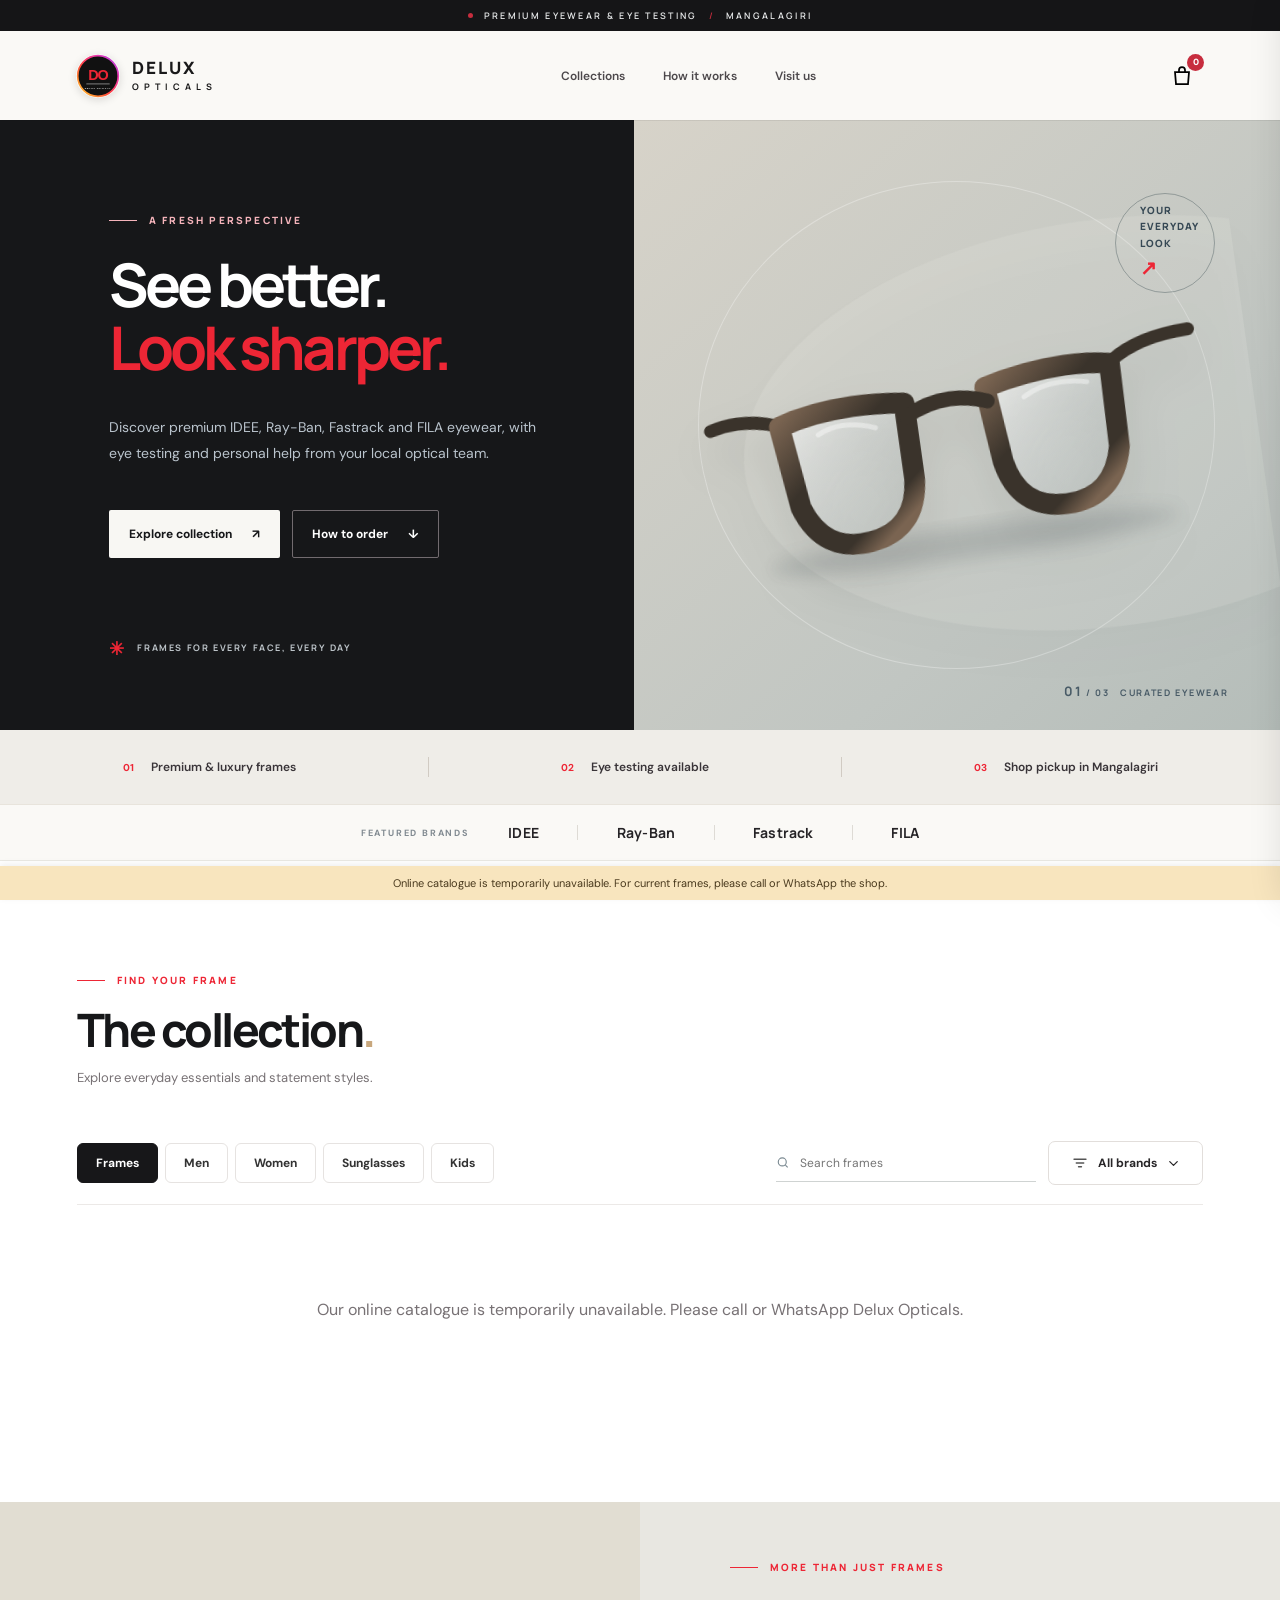
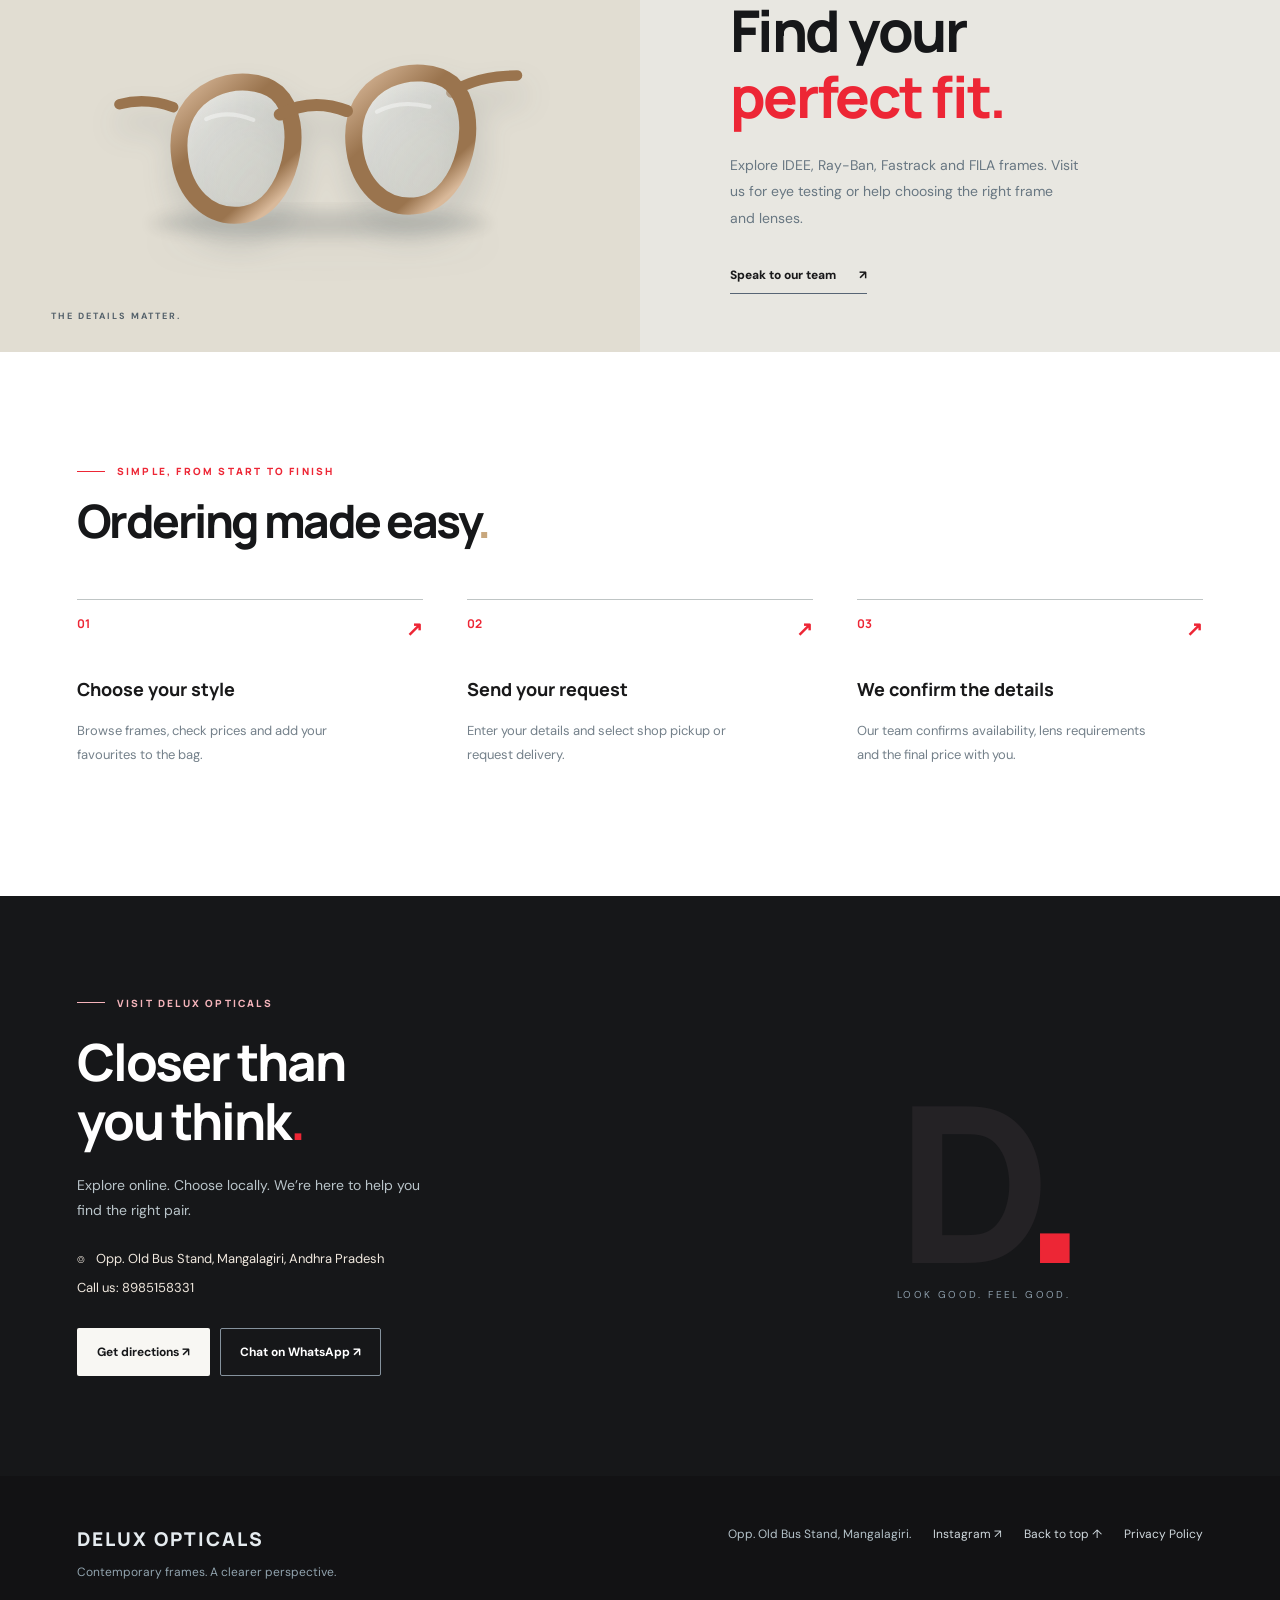
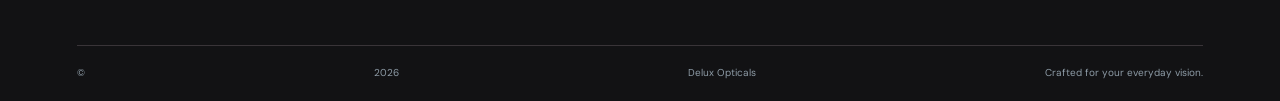
<file: index.html>
<!doctype html>
<html lang="en">
<head>
  <meta charset="UTF-8" />
  <meta name="viewport" content="width=device-width, initial-scale=1, viewport-fit=cover" />
  <meta name="theme-color" content="#111111" />
  <meta name="description" content="Premium and luxury eyewear, branded frames and eye testing at Delux Opticals, opposite Old Bus Stand, Mangalagiri." />
  <title>Delux Opticals | Premium Eyewear & Eye Testing in Mangalagiri</title>
  <link rel="canonical" href="https://www.deluxopticals.in/" />
  <meta property="og:type" content="website" />
  <meta property="og:title" content="Delux Opticals | Eyewear in Mangalagiri" />
  <meta property="og:description" content="Browse frames, request orders and contact Delux Opticals, Mangalagiri." />
  <meta property="og:url" content="https://www.deluxopticals.in/" />
  <meta property="og:image" content="https://www.deluxopticals.in/icon-v3-512.png" />
  <link rel="icon" type="image/svg+xml" href="./favicon.svg" />
  <link rel="manifest" href="/manifest.webmanifest">
  <link rel="preconnect" href="https://fonts.googleapis.com" />
  <link rel="preconnect" href="https://fonts.gstatic.com" crossorigin />
  <link href="https://fonts.googleapis.com/css2?family=DM+Sans:wght@400;500;600;700&family=Manrope:wght@400;500;600;700;800&display=swap" rel="stylesheet" />
  <link rel="stylesheet" href="./styles.css?v=20261024-final4" />
  <link rel="stylesheet" href="./premium.css?v=20261024-ios-focus-fix1" />
  <script>window.DELUXE_CONFIG=window.DELUXE_CONFIG||{businessName:'Delux Opticals',whatsappNumber:'918985158331',shopPhone:'8985158331',shopAddress:'Opp. Old Bus Stand, Mangalagiri, Andhra Pradesh',googleMapsUrl:'https://maps.app.goo.gl/SQcJQousegjwvYD16',supabaseUrl:'https://altqmirpnyrihuaiada.supabase.co',supabaseAnonKey:'sb_publishable_QfB34FVfLrLioxzQpnw5Aw_lxrrhRJR'};</script>
  <script src="./config.js"></script>
  <script src="./app.js?v=20261024-photo-opt1" defer></script>
</head>
<body>
  <div class="announcement"><span class="ann-dot"></span> PREMIUM EYEWEAR &amp; EYE TESTING <span class="ann-break">/</span> MANGALAGIRI</div>
  <header class="site-header" id="top">
    <a class="brand" href="#top" aria-label="Delux Opticals home">
      <span class="brand-mark"><img src="./delux-do-logo.svg" alt="" aria-hidden="true"/></span>
      <span class="brand-text"><strong>DELUX</strong><small>OPTICALS</small></span>
    </a>
    <nav class="desktop-nav" aria-label="Main navigation"><a href="#collection">Collections</a><a href="#how-it-works">How it works</a><a href="#visit">Visit us</a></nav>
    <div class="header-actions"><button id="installTop" class="subtle-cta" type="button" hidden>Get the app <span>↗</span></button><button id="cartTop" class="cart-trigger" type="button" aria-label="Open shopping bag"><svg viewBox="0 0 24 24" fill="none" stroke="currentColor" stroke-width="1.75"><path d="M5 8h14l-1 12H6L5 8Z"/><path d="M9 9V6a3 3 0 0 1 6 0v3"/></svg><span id="cartCount" class="cart-count">0</span></button></div>
  </header>

  <main>
    <section class="hero" aria-labelledby="heroHeading">
      <div class="hero-copy"><div class="eyebrow pale"><span class="rule"></span> A FRESH PERSPECTIVE</div><h1 id="heroHeading">See better.<br/><em>Look sharper.</em></h1><p>Discover premium IDEE, Ray-Ban, Fastrack and FILA eyewear, with eye testing and personal help from your local optical team.</p><div class="hero-buttons"><a class="button button-light" href="#collection">Explore collection <span>↗</span></a><a class="button button-ghost" href="#how-it-works">How to order <span>↓</span></a></div><div class="hero-note"><span class="tiny-symbol">✳</span> FRAMES FOR EVERY FACE, EVERY DAY</div></div>
      <div class="hero-art"><div class="hero-oval"></div><div class="hero-circle-label">YOUR<br>EVERYDAY<br>LOOK <span>↗</span></div><img src="./hero-frames.svg" alt="Illustration of premium optical frames"/><div class="hero-index"><span>01</span> / 03 &nbsp; CURATED EYEWEAR</div></div>
    </section>

    <div class="benefits-strip"><span><b>01</b> Premium &amp; luxury frames</span><i></i><span><b>02</b> Eye testing available</span><i></i><span><b>03</b> Shop pickup in Mangalagiri</span></div><div class="brand-strip" aria-label="Available eyewear brands"><span>FEATURED BRANDS</span><strong>IDEE</strong><i></i><strong>Ray-Ban</strong><i></i><strong>Fastrack</strong><i></i><strong>FILA</strong></div>

    <section class="section collection-section" id="collection">
      <div class="section-heading"><div><div class="eyebrow"><span class="rule"></span> FIND YOUR FRAME</div><h2>The collection<span class="accent-period">.</span></h2><p>Explore everyday essentials and statement styles.</p></div><div class="product-count" id="productCount">Collection preview</div></div>
      <div class="controls-bar"><div class="filter-bar" id="filters" role="group" aria-label="Filter products"><button class="filter active" data-category="All" type="button">Frames</button><button class="filter" data-category="Men" type="button">Men</button><button class="filter" data-category="Women" type="button">Women</button><button class="filter" data-category="Sunglasses" type="button">Sunglasses</button><button class="filter" data-category="Kids" type="button">Kids</button></div><div class="search-filter-row"><label class="search-box"><svg viewBox="0 0 24 24" fill="none" stroke="currentColor" stroke-width="2"><circle cx="11" cy="11" r="7"/><path d="m16.5 16.5 4 4"/></svg><input type="search" id="productSearch" placeholder="Search frames" aria-label="Search frames" /></label><aside id="brandFilters" class="brand-filters" aria-label="Filter by brand"></aside></div></div><div class="catalogue-layout"><div class="catalogue-results">
      <div class="products-grid" id="productsGrid" aria-live="polite"></div>
      <div id="emptyProducts" class="empty" hidden>No frames found. Try another search.</div></div></div>
      <div id="previewNotice" class="preview-notice" hidden>Our online catalogue is temporarily unavailable. Please call or WhatsApp the shop.</div>
    </section>

    <section class="editorial"><div class="editorial-art"><img src="./feature-frames.svg" alt="Stylish eyeglasses illustration"/><span class="editorial-label">THE DETAILS MATTER.</span></div><div class="editorial-copy"><div class="eyebrow"><span class="rule"></span> MORE THAN JUST FRAMES</div><h2>Find your<br/><em>perfect fit.</em></h2><p>Explore IDEE, Ray-Ban, Fastrack and FILA frames. Visit us for eye testing or help choosing the right frame and lenses.</p><a href="#visit" class="text-link">Speak to our team <span>↗</span></a></div></section>

    <section class="section how-section" id="how-it-works"><div class="section-heading"><div><div class="eyebrow"><span class="rule"></span> SIMPLE, FROM START TO FINISH</div><h2>Ordering made easy<span class="accent-period">.</span></h2></div></div><div class="steps"><article><span class="step-no">01 <span>↗</span></span><h3>Choose your style</h3><p>Browse frames, check prices and add your favourites to the bag.</p></article><article><span class="step-no">02 <span>↗</span></span><h3>Send your request</h3><p>Enter your details and select shop pickup or request delivery.</p></article><article><span class="step-no">03 <span>↗</span></span><h3>We confirm the details</h3><p>Our team confirms availability, lens requirements and the final price with you.</p></article></div></section>

    <section class="visit-section" id="visit"><div class="visit-inner"><div><div class="eyebrow pale"><span class="rule"></span> VISIT DELUX OPTICALS</div><h2>Closer than<br/>you think<span>.</span></h2><p>Explore online. Choose locally. We’re here to help you find the right pair.</p><div class="visit-location">⌾ <span id="shopLocation">Opp. Old Bus Stand, Mangalagiri, Andhra Pradesh</span></div><a class="visit-phone" id="phoneLink" href="tel:8985158331">Call us: <span id="shopPhone">8985158331</span></a><div class="visit-actions"><a href="https://maps.app.goo.gl/SQcJQousegjwvYD16" id="mapsLink" class="button button-light" target="_blank" rel="noopener noreferrer">Get directions ↗</a><button id="whatsappVisit" class="button button-outline-light" type="button">Chat on WhatsApp ↗</button></div></div><div class="visit-decor"><div class="visit-monogram">D<span>.</span></div><span>LOOK GOOD. FEEL GOOD.</span></div></div></section>
  </main>

  <footer><div class="footer-brand"><strong>DELUX OPTICALS</strong><p>Contemporary frames. A clearer perspective.</p></div><div class="footer-right"><p>Opp. Old Bus Stand, Mangalagiri.</p><a href="https://www.instagram.com/delux.opticals_/" target="_blank" rel="noopener noreferrer">Instagram ↗</a><a href="#top">Back to top ↑</a><a href="/privacy.html">Privacy Policy</a><button id="adminOpen" type="button" hidden aria-hidden="true" tabindex="-1"></button></div><div class="footer-bottom">© <span id="year"></span> Delux Opticals <span>Crafted for your everyday vision.</span></div></footer>

  <div id="overlay" class="overlay" hidden></div>

  <aside id="cartDrawer" class="drawer" role="dialog" aria-modal="true" aria-label="Shopping bag" aria-hidden="true">
    <div class="drawer-head"><div><div class="eyebrow">YOUR SELECTION</div><h2>Shopping bag <span id="drawerCount">(0)</span></h2></div><button class="icon-button close-panels" type="button" aria-label="Close bag">×</button></div>
    <div class="drawer-items" id="drawerItems"></div><div class="drawer-footer"><div class="cart-subtotal"><span>Frames subtotal</span><strong id="subtotal">₹0</strong></div><p>Lens pricing and delivery, if applicable, will be confirmed by the shop.</p><button id="checkoutBtn" class="button button-dark full" type="button">Continue to checkout <span>→</span></button><button id="whatsappCart" class="button button-neutral full" type="button">Order via WhatsApp ↗</button></div>
  </aside>

  <section id="checkoutModal" class="modal" role="dialog" aria-modal="true" aria-labelledby="checkoutTitle" aria-hidden="true"><button class="icon-button close-panels modal-close" type="button" aria-label="Close checkout">×</button><div class="eyebrow">JUST ONE MORE STEP</div><h2 id="checkoutTitle">Your order request<span class="accent-period">.</span></h2><p class="form-hint">No account needed. The shop will confirm availability, lens details and the final payable amount.</p><form id="checkoutForm"><label>Your name <input type="text" name="name" placeholder="Full name" minlength="2" maxlength="80" autocomplete="name" required/></label><label>Mobile number <input type="tel" name="phone" placeholder="10-digit mobile number" inputmode="numeric" pattern="[6-9][0-9]{9}" maxlength="10" required/></label><div class="form-field"><span>How would you like to receive it?</span><div class="choice-row"><label><input type="radio" name="fulfilment" value="pickup" checked/> Shop pickup</label><label><input type="radio" name="fulfilment" value="delivery"/> Delivery request</label></div></div><label id="addressField" hidden>Delivery address <textarea name="address" placeholder="Door no., street, area and PIN code" maxlength="300" rows="3"></textarea></label><label>Message (optional) <textarea name="note" placeholder="Preferred time or any question (lens power can be discussed directly)" maxlength="300" rows="2"></textarea></label><div class="checkout-total">Frames subtotal <strong id="checkoutSubtotal">₹0</strong></div><button id="placeOrderBtn" class="button button-dark full" type="submit">Place order request →</button><p class="privacy-caption">Your details are used to handle your order request. No online payment is collected. See our <a href="/privacy.html" target="_blank" rel="noopener noreferrer">Privacy Policy</a>.</p></form><div id="orderResult" class="order-result" hidden></div></section>

  <section id="adminModal" class="admin-modal owner-portal" role="dialog" aria-modal="true" aria-label="Delux Opticals owner portal" aria-hidden="true">
  <div class="owner-brandbar">
    <div class="owner-brand-lockup">
      <img src="./delux-do-logo.svg" alt="Delux Opticals monogram" width="44" height="44" />
      <div><strong>DELUX OPTICALS</strong><span>OWNER PORTAL</span></div>
    </div>
    <button class="owner-close close-panels" type="button" aria-label="Close owner portal">×</button>
  </div>
  <div class="owner-content">
    <div id="adminLogin">
      <div class="owner-kicker"><span class="owner-status-dot" aria-hidden="true"></span> PRIVATE ACCESS</div>
      <h2 class="owner-heading">Welcome back<span>.</span></h2>
      <p class="owner-description">Sign in to manage your collection, pricing and customer orders.</p>
      <form id="adminLoginForm" class="owner-auth-form">
        <label for="ownerEmail">Email address</label>
        <input id="ownerEmail" name="email" type="email" autocomplete="username" inputmode="email" required placeholder="owner@example.com" maxlength="254" />
        <div class="owner-password-label"><label for="ownerPassword">Password</label><button id="ownerForgotLink" type="button" class="owner-text-action">Forgot password?</button></div>
        <div class="owner-password-field"><input id="ownerPassword" name="password" type="password" autocomplete="current-password" required placeholder="Enter your password" /><button id="ownerTogglePassword" class="owner-password-toggle" type="button" aria-label="Show password" aria-pressed="false">Show</button></div>
        <button class="owner-submit" type="submit">Sign in to dashboard <span aria-hidden="true">→</span></button>
      </form>
      <p id="adminLoginMessage" class="owner-feedback" role="status" aria-live="polite"></p>
      <div class="owner-footnote"><span aria-hidden="true">◆</span> Authorized Delux Opticals staff only</div>
      <p class="owner-email-help">Forgot your registered email? Contact the website administrator to verify access.</p>
    </div>
    <div id="adminForgot" hidden>
      <div class="owner-kicker"><span class="owner-status-dot" aria-hidden="true"></span> ACCOUNT RECOVERY</div>
      <h2 class="owner-heading">Reset password<span>.</span></h2>
      <p class="owner-description">Enter your registered owner email. If eligible, you'll receive a secure link to create a new password.</p>
      <form id="adminForgotForm" class="owner-auth-form">
        <label for="ownerRecoveryEmail">Registered email</label>
        <input id="ownerRecoveryEmail" name="email" type="email" autocomplete="email" inputmode="email" required placeholder="owner@example.com" maxlength="254" />
        <button class="owner-submit" type="submit">Send reset link <span aria-hidden="true">→</span></button>
      </form>
      <p id="adminForgotMessage" class="owner-feedback" role="status" aria-live="polite"></p>
      <button id="ownerBackToLogin" class="owner-back-link" type="button">← Back to sign in</button>
    </div>
<div id="adminDashboard" hidden><div class="admin-toolbar"><div class="admin-tabs"><button class="active" data-admin-tab="products" type="button">Products</button><button data-admin-tab="orders" type="button">Orders</button><button data-admin-tab="brands" type="button">Brands</button></div><button id="adminLogout" class="logout-button" type="button">Sign out</button></div><div id="adminProductsTab"><div class="admin-title-row"><strong>Manage frames</strong><button class="small-primary" id="addProductToggle" type="button">+ Add product</button></div><form id="productForm" class="product-form" hidden><input type="hidden" name="id"/><div class="form-grid"><label>Model number <input name="name" required maxlength="90" placeholder="e.g. RB3025, ID-101" autocomplete="off"/><small class="model-field-help">Enter the frame model code</small></label><label>Category <select name="category"><option>Men</option><option>Women</option><option>Sunglasses</option><option>Kids</option></select></label><label>Brand <input name="brand" list="brandSuggestions" maxlength="60" placeholder="Ray-Ban, IDEAL"/><datalist id="brandSuggestions"><option value="Ray-Ban"></option><option value="IDEAL"></option><option value="Fastrack"></option><option value="IDEE"></option><option value="FILA"></option></datalist></label><label>Price ₹ <input name="price" type="number" required min="1" max="200000" step="1"/></label><label>MRP (optional) ₹ <input name="compare_at" type="number" min="0" max="200000" step="1"/></label></div><label>Frame details <textarea name="description" rows="2" maxlength="300" placeholder="e.g. Classic Black · Matte Finish · Lightweight frame"></textarea><small class="model-field-help">Colour, material and frame style (optional)</small></label><label>Photos (up to 8, JPG / PNG / WEBP) <input id="photoInput" name="photo" type="file" accept="image/jpeg,image/png,image/webp" multiple/><small id="photoHint">Each original photo can be up to 15 MB. Automatically optimized before upload. Add more photos when editing.</small><div id="existingPhotos" class="existing-photos"></div></label><div class="form-grid"><label class="checkline"><input name="active" type="checkbox" checked/> Visible in catalogue</label><label class="checkline"><input name="in_stock" type="checkbox" checked/> In stock</label><label class="checkline"><input name="featured" type="checkbox"/> Featured</label></div><div class="form-actions"><button class="small-primary" type="submit">Save product</button><button id="cancelProduct" class="small-secondary" type="button">Cancel</button></div></form><div id="adminProductsList" class="admin-list"></div></div><div id="adminBrandsTab" hidden><div class="admin-title-row"><strong>Manage brands</strong></div><form id="brandForm" class="brand-form"><label>New brand <input id="newBrandName" maxlength="60" placeholder="Enter brand name" required/></label><button class="small-primary" type="submit">+ Add brand</button></form><div id="adminBrandsList" class="admin-list"></div></div><div id="adminOrdersTab" hidden><div class="admin-title-row"><strong>Customer order requests</strong><button id="refreshOrders" type="button" class="small-secondary">Refresh</button></div><div id="adminOrdersList" class="admin-list"></div></div></div>
  </div>
</section>

  <div id="gallery" class="gallery" hidden role="dialog" aria-modal="true" aria-label="Frame photos"><button type="button" id="galleryClose" class="gallery-close" aria-label="Close gallery">×</button><button type="button" id="galleryPrev" class="gallery-prev" aria-label="Previous photo">‹</button><img id="galleryImage" alt="Frame photo"/><button type="button" id="galleryNext" class="gallery-next" aria-label="Next photo">›</button><span id="galleryCounter"></span></div><div id="toast" class="toast" role="status" aria-live="polite"></div>
  <div id="demoBanner" class="demo-banner" hidden>Online catalogue is temporarily unavailable. For current frames, please call or WhatsApp the shop.</div>
</body>
</html>
</file>
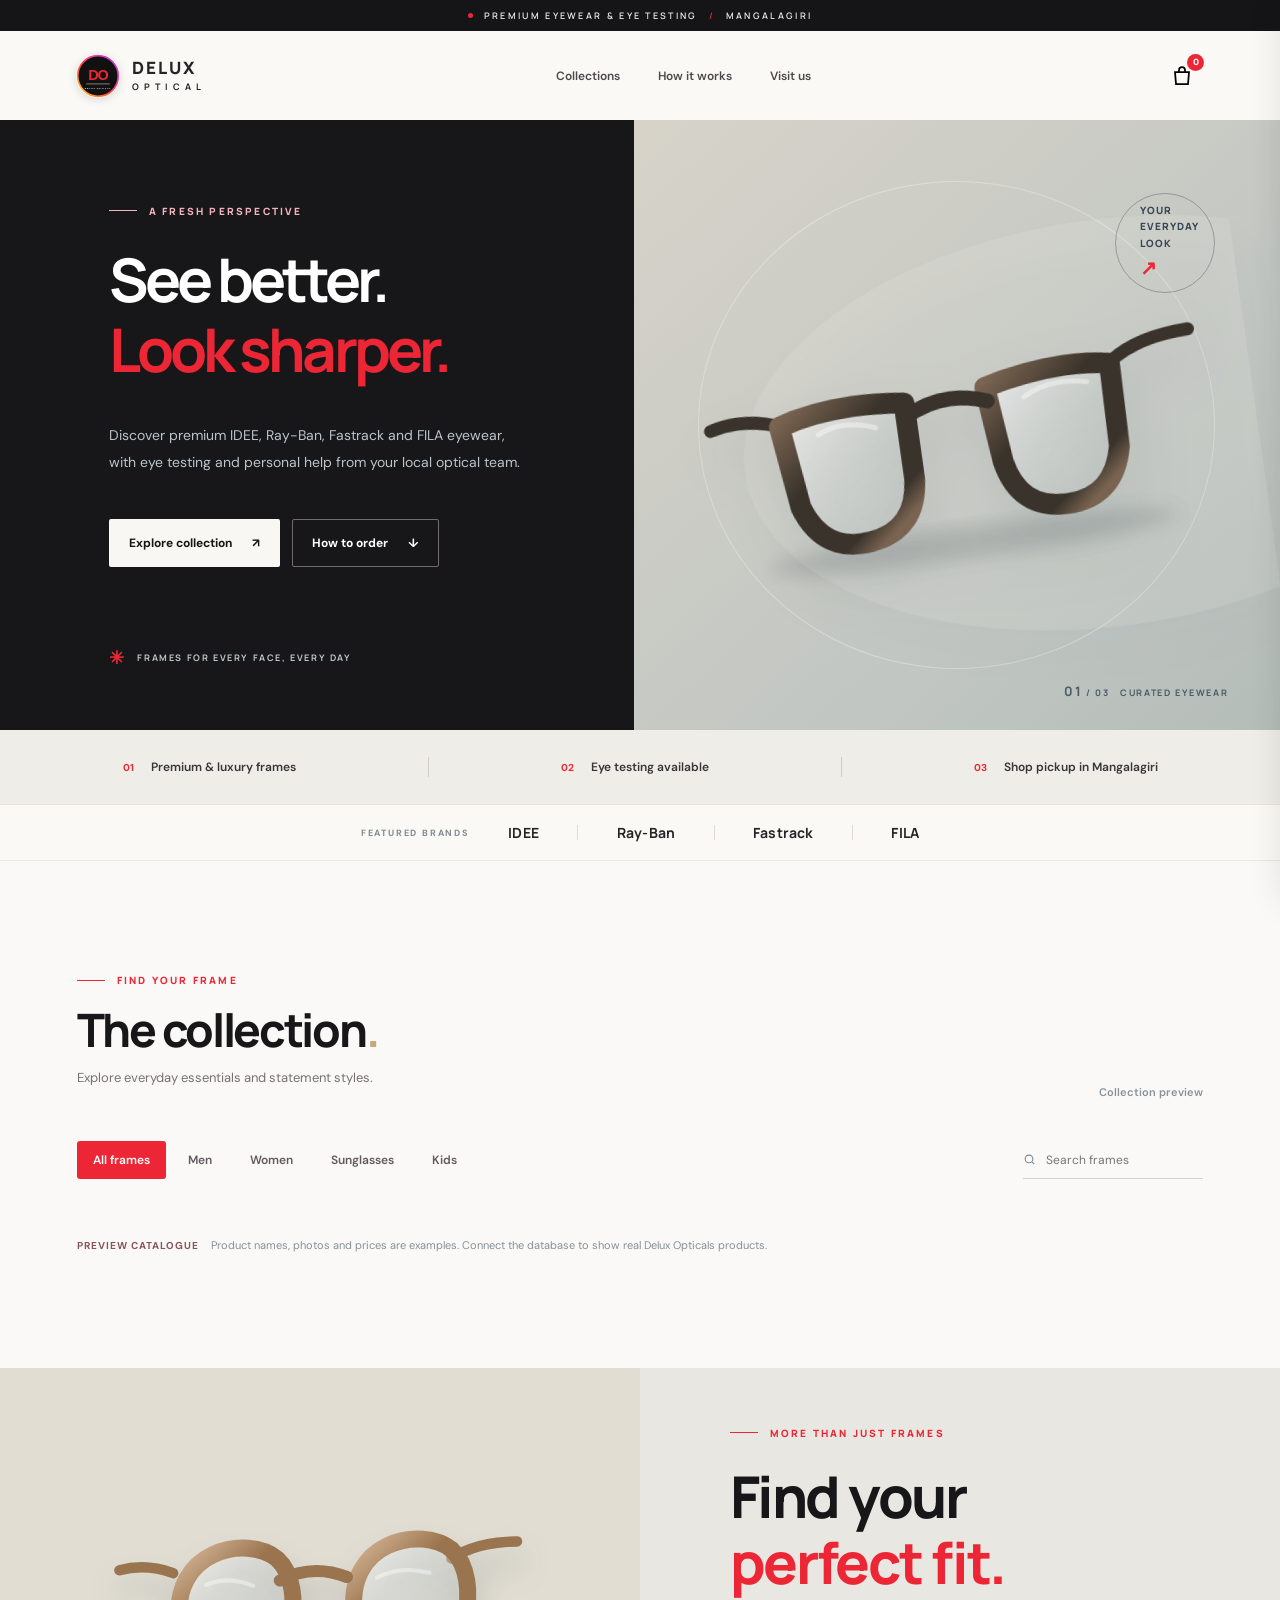
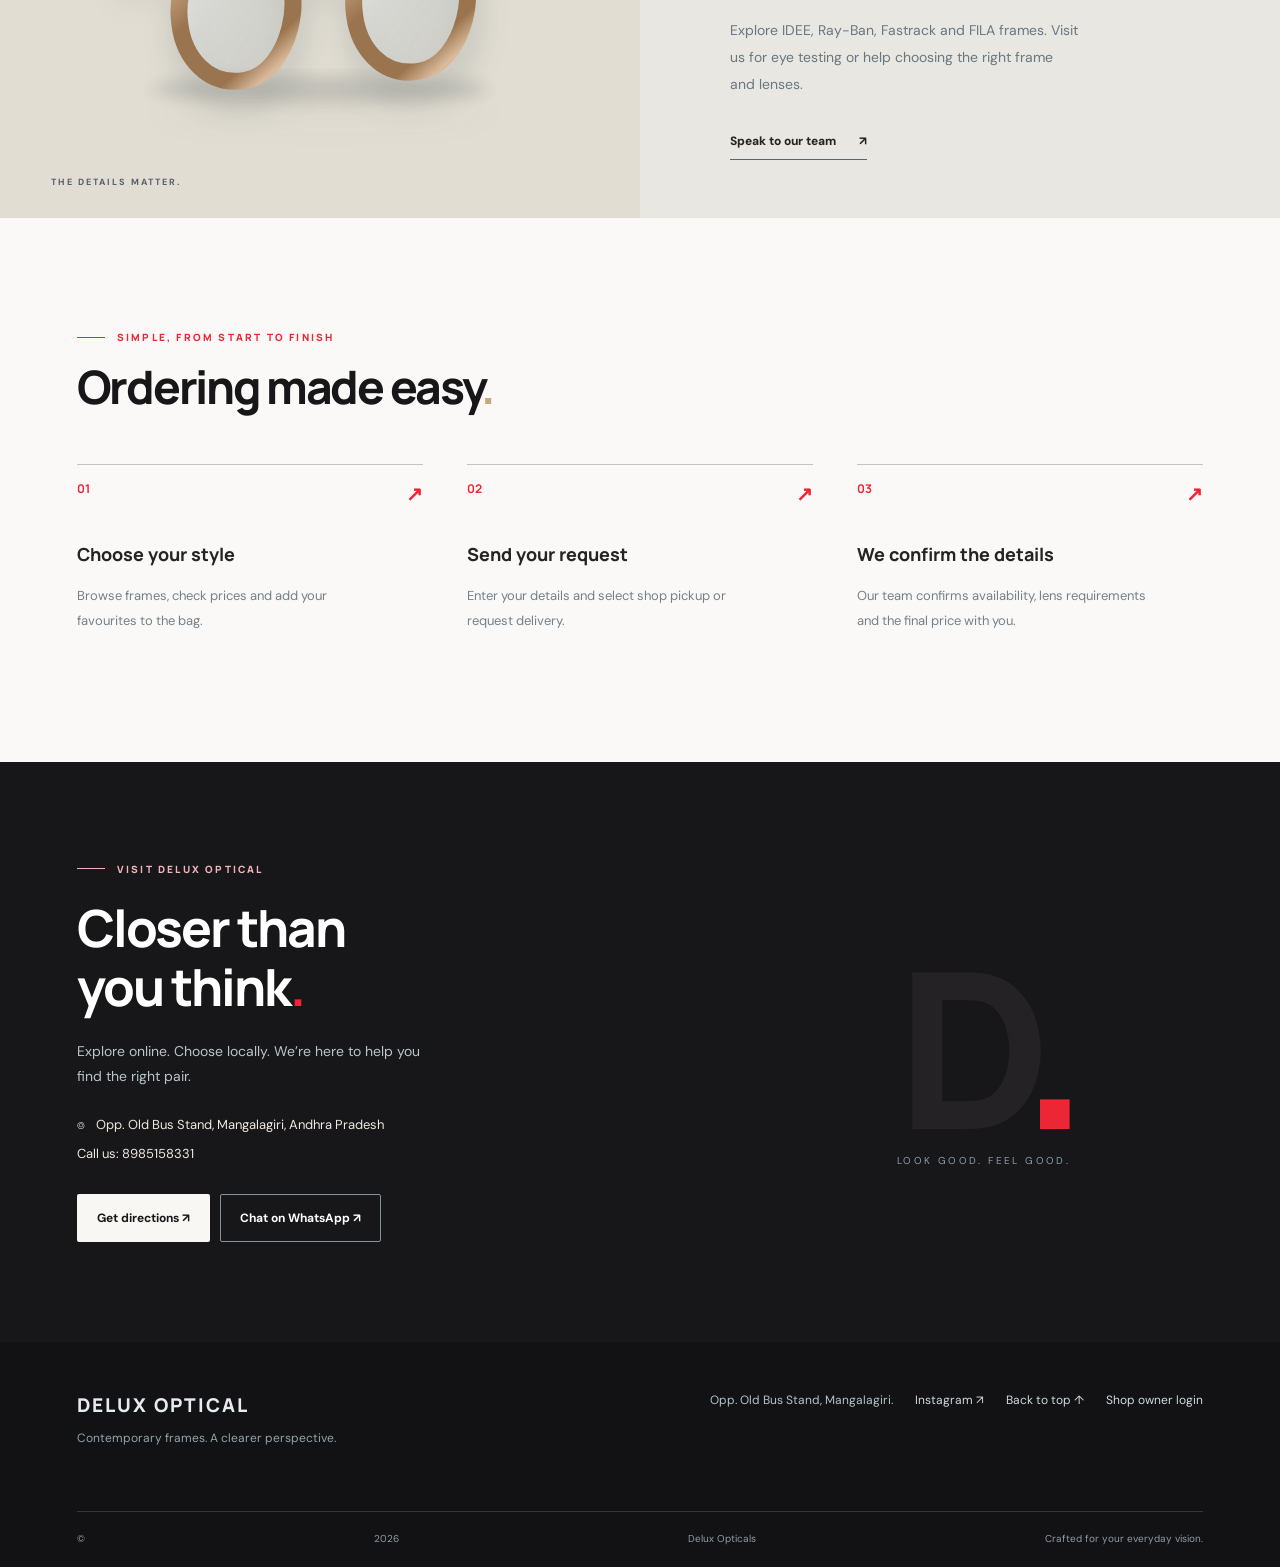
<file: index-6.html>
<!doctype html>
<html lang="en">
<head>
  <meta charset="UTF-8" />
  <meta name="viewport" content="width=device-width, initial-scale=1, viewport-fit=cover" />
  <meta name="theme-color" content="#14263a" />
  <meta name="description" content="Premium and luxury eyewear, branded frames and eye testing at Delux Opticals, opposite Old Bus Stand, Mangalagiri." />
  <title>Delux Opticals | Premium Eyewear & Eye Testing in Mangalagiri</title>
  <link rel="icon" type="image/svg+xml" href="./favicon.svg" />
  <link rel="preconnect" href="https://fonts.googleapis.com" />
  <link rel="preconnect" href="https://fonts.gstatic.com" crossorigin />
  <link href="https://fonts.googleapis.com/css2?family=DM+Sans:wght@400;500;600;700&family=Manrope:wght@400;500;600;700;800&display=swap" rel="stylesheet" />
  <link rel="stylesheet" href="./styles.css" />
  <script src="./config.js"></script>
  <script src="./app.js" defer></script>
</head>
<body>
  <div class="announcement"><span class="ann-dot"></span> PREMIUM EYEWEAR &amp; EYE TESTING <span class="ann-break">/</span> MANGALAGIRI</div>
  <header class="site-header" id="top">
    <a class="brand" href="#top" aria-label="Delux Opticals home">
      <span class="brand-mark"><img src="./delux-do-logo.svg" alt="" aria-hidden="true"/></span>
      <span class="brand-text"><strong>DELUX</strong><small>OPTICAL</small></span>
    </a>
    <nav class="desktop-nav" aria-label="Main navigation"><a href="#collection">Collections</a><a href="#how-it-works">How it works</a><a href="#visit">Visit us</a></nav>
    <div class="header-actions"><button id="installTop" class="subtle-cta" type="button" hidden>Get the app <span>↗</span></button><button id="cartTop" class="cart-trigger" type="button" aria-label="Open shopping bag"><svg viewBox="0 0 24 24" fill="none" stroke="currentColor" stroke-width="1.75"><path d="M5 8h14l-1 12H6L5 8Z"/><path d="M9 9V6a3 3 0 0 1 6 0v3"/></svg><span id="cartCount" class="cart-count">0</span></button></div>
  </header>

  <main>
    <section class="hero" aria-labelledby="heroHeading">
      <div class="hero-copy"><div class="eyebrow pale"><span class="rule"></span> A FRESH PERSPECTIVE</div><h1 id="heroHeading">See better.<br/><em>Look sharper.</em></h1><p>Discover premium IDEE, Ray-Ban, Fastrack and FILA eyewear, with eye testing and personal help from your local optical team.</p><div class="hero-buttons"><a class="button button-light" href="#collection">Explore collection <span>↗</span></a><a class="button button-ghost" href="#how-it-works">How to order <span>↓</span></a></div><div class="hero-note"><span class="tiny-symbol">✳</span> FRAMES FOR EVERY FACE, EVERY DAY</div></div>
      <div class="hero-art"><div class="hero-oval"></div><div class="hero-circle-label">YOUR<br>EVERYDAY<br>LOOK <span>↗</span></div><img src="./hero-frames.svg" alt="Illustration of premium optical frames"/><div class="hero-index"><span>01</span> / 03 &nbsp; CURATED EYEWEAR</div></div>
    </section>

    <div class="benefits-strip"><span><b>01</b> Premium &amp; luxury frames</span><i></i><span><b>02</b> Eye testing available</span><i></i><span><b>03</b> Shop pickup in Mangalagiri</span></div><div class="brand-strip" aria-label="Available eyewear brands"><span>FEATURED BRANDS</span><strong>IDEE</strong><i></i><strong>Ray-Ban</strong><i></i><strong>Fastrack</strong><i></i><strong>FILA</strong></div>

    <section class="section collection-section" id="collection">
      <div class="section-heading"><div><div class="eyebrow"><span class="rule"></span> FIND YOUR FRAME</div><h2>The collection<span class="accent-period">.</span></h2><p>Explore everyday essentials and statement styles.</p></div><div class="product-count" id="productCount">Collection preview</div></div>
      <div class="controls-bar"><div class="filter-bar" id="filters" role="group" aria-label="Filter products"><button class="filter active" data-category="All" type="button">All frames</button><button class="filter" data-category="Men" type="button">Men</button><button class="filter" data-category="Women" type="button">Women</button><button class="filter" data-category="Sunglasses" type="button">Sunglasses</button><button class="filter" data-category="Kids" type="button">Kids</button></div><label class="search-box"><svg viewBox="0 0 24 24" fill="none" stroke="currentColor" stroke-width="2"><circle cx="11" cy="11" r="7"/><path d="m16.5 16.5 4 4"/></svg><input type="search" id="productSearch" placeholder="Search frames" aria-label="Search frames" /></label></div>
      <div class="products-grid" id="productsGrid" aria-live="polite"></div>
      <div id="emptyProducts" class="empty" hidden>No frames found. Try another search.</div>
      <div id="previewNotice" class="preview-notice"><span>PREVIEW CATALOGUE</span> Product names, photos and prices are examples. Connect the database to show real Delux Opticals products.</div>
    </section>

    <section class="editorial"><div class="editorial-art"><img src="./feature-frames.svg" alt="Stylish eyeglasses illustration"/><span class="editorial-label">THE DETAILS MATTER.</span></div><div class="editorial-copy"><div class="eyebrow"><span class="rule"></span> MORE THAN JUST FRAMES</div><h2>Find your<br/><em>perfect fit.</em></h2><p>Explore IDEE, Ray-Ban, Fastrack and FILA frames. Visit us for eye testing or help choosing the right frame and lenses.</p><a href="#visit" class="text-link">Speak to our team <span>↗</span></a></div></section>

    <section class="section how-section" id="how-it-works"><div class="section-heading"><div><div class="eyebrow"><span class="rule"></span> SIMPLE, FROM START TO FINISH</div><h2>Ordering made easy<span class="accent-period">.</span></h2></div></div><div class="steps"><article><span class="step-no">01 <span>↗</span></span><h3>Choose your style</h3><p>Browse frames, check prices and add your favourites to the bag.</p></article><article><span class="step-no">02 <span>↗</span></span><h3>Send your request</h3><p>Enter your details and select shop pickup or request delivery.</p></article><article><span class="step-no">03 <span>↗</span></span><h3>We confirm the details</h3><p>Our team confirms availability, lens requirements and the final price with you.</p></article></div></section>

    <section class="visit-section" id="visit"><div class="visit-inner"><div><div class="eyebrow pale"><span class="rule"></span> VISIT DELUX OPTICAL</div><h2>Closer than<br/>you think<span>.</span></h2><p>Explore online. Choose locally. We’re here to help you find the right pair.</p><div class="visit-location">⌾ <span id="shopLocation">Opp. Old Bus Stand, Mangalagiri, Andhra Pradesh</span></div><a class="visit-phone" id="phoneLink" href="tel:8985158331">Call us: <span id="shopPhone">8985158331</span></a><div class="visit-actions"><a href="https://maps.app.goo.gl/SQcJQousegjwvYD16" id="mapsLink" class="button button-light" target="_blank" rel="noopener noreferrer">Get directions ↗</a><button id="whatsappVisit" class="button button-outline-light" type="button">Chat on WhatsApp ↗</button></div></div><div class="visit-decor"><div class="visit-monogram">D<span>.</span></div><span>LOOK GOOD. FEEL GOOD.</span></div></div></section>
  </main>

  <footer><div class="footer-brand"><strong>DELUX OPTICAL</strong><p>Contemporary frames. A clearer perspective.</p></div><div class="footer-right"><p>Opp. Old Bus Stand, Mangalagiri.</p><a href="https://www.instagram.com/delux.opticals_/" target="_blank" rel="noopener noreferrer">Instagram ↗</a><a href="#top">Back to top ↑</a><button id="adminOpen" type="button">Shop owner login</button></div><div class="footer-bottom">© <span id="year"></span> Delux Opticals <span>Crafted for your everyday vision.</span></div></footer>

  <div id="overlay" class="overlay" hidden></div>

  <aside id="cartDrawer" class="drawer" role="dialog" aria-modal="true" aria-label="Shopping bag" aria-hidden="true">
    <div class="drawer-head"><div><div class="eyebrow">YOUR SELECTION</div><h2>Shopping bag <span id="drawerCount">(0)</span></h2></div><button class="icon-button close-panels" type="button" aria-label="Close bag">×</button></div>
    <div class="drawer-items" id="drawerItems"></div><div class="drawer-footer"><div class="cart-subtotal"><span>Frames subtotal</span><strong id="subtotal">₹0</strong></div><p>Lens pricing and delivery, if applicable, will be confirmed by the shop.</p><button id="checkoutBtn" class="button button-dark full" type="button">Continue to checkout <span>→</span></button><button id="whatsappCart" class="button button-neutral full" type="button">Order via WhatsApp ↗</button></div>
  </aside>

  <section id="checkoutModal" class="modal" role="dialog" aria-modal="true" aria-labelledby="checkoutTitle" aria-hidden="true"><button class="icon-button close-panels modal-close" type="button" aria-label="Close checkout">×</button><div class="eyebrow">JUST ONE MORE STEP</div><h2 id="checkoutTitle">Your order request<span class="accent-period">.</span></h2><p class="form-hint">No account needed. The shop will confirm availability, lens details and the final payable amount.</p><form id="checkoutForm"><label>Your name <input type="text" name="name" placeholder="Full name" minlength="2" maxlength="80" autocomplete="name" required/></label><label>Mobile number <input type="tel" name="phone" placeholder="10-digit mobile number" inputmode="numeric" pattern="[6-9][0-9]{9}" maxlength="10" required/></label><div class="form-field"><span>How would you like to receive it?</span><div class="choice-row"><label><input type="radio" name="fulfilment" value="pickup" checked/> Shop pickup</label><label><input type="radio" name="fulfilment" value="delivery"/> Delivery request</label></div></div><label id="addressField" hidden>Delivery address <textarea name="address" placeholder="Door no., street, area and PIN code" maxlength="300" rows="3"></textarea></label><label>Message (optional) <textarea name="note" placeholder="Preferred time or any question (lens power can be discussed directly)" maxlength="300" rows="2"></textarea></label><div class="checkout-total">Frames subtotal <strong id="checkoutSubtotal">₹0</strong></div><button id="placeOrderBtn" class="button button-dark full" type="submit">Place order request →</button><p class="privacy-caption">Your details go to Delux Opticals for this order request only. No online payment is collected here.</p></form><div id="orderResult" class="order-result" hidden></div></section>

  <section id="adminModal" class="admin-modal" role="dialog" aria-modal="true" aria-labelledby="adminTitle" aria-hidden="true"><div class="admin-top"><div><div class="eyebrow">SHOP OWNER</div><h2 id="adminTitle">Control centre<span class="accent-period">.</span></h2></div><button class="icon-button close-panels" type="button" aria-label="Close admin">×</button></div><div id="adminLogin"><p class="form-hint">Sign in to update your frames and manage new orders.</p><form id="adminLoginForm"><label>Email <input name="email" type="email" autocomplete="username" required placeholder="Owner email"/></label><label>Password <input name="password" type="password" autocomplete="current-password" required placeholder="Password"/></label><button class="button button-dark full" type="submit">Sign in →</button></form><p id="adminLoginMessage" class="admin-info"></p></div><div id="adminDashboard" hidden><div class="admin-toolbar"><div class="admin-tabs"><button class="active" data-admin-tab="products" type="button">Products</button><button data-admin-tab="orders" type="button">Orders</button></div><button id="adminLogout" class="logout-button" type="button">Sign out</button></div><div id="adminProductsTab"><div class="admin-title-row"><strong>Manage frames</strong><button class="small-primary" id="addProductToggle" type="button">+ Add product</button></div><form id="productForm" class="product-form" hidden><input type="hidden" name="id"/><div class="form-grid"><label>Frame name <input name="name" required maxlength="90" placeholder="Classic Black"/></label><label>Category <select name="category"><option>Men</option><option>Women</option><option>Sunglasses</option><option>Kids</option></select></label><label>Price ₹ <input name="price" type="number" required min="1" max="200000" step="1"/></label><label>MRP (optional) ₹ <input name="compare_at" type="number" min="0" max="200000" step="1"/></label></div><label>Short description <textarea name="description" rows="2" maxlength="300"></textarea></label><label>Photo (JPG / PNG / WEBP, up to 2 MB) <input id="photoInput" name="photo" type="file" accept="image/jpeg,image/png,image/webp"/></label><div class="form-grid"><label class="checkline"><input name="active" type="checkbox" checked/> Visible in catalogue</label><label class="checkline"><input name="in_stock" type="checkbox" checked/> In stock</label><label class="checkline"><input name="featured" type="checkbox"/> Featured</label></div><div class="form-actions"><button class="small-primary" type="submit">Save product</button><button id="cancelProduct" class="small-secondary" type="button">Cancel</button></div></form><div id="adminProductsList" class="admin-list"></div></div><div id="adminOrdersTab" hidden><div class="admin-title-row"><strong>Customer order requests</strong><button id="refreshOrders" type="button" class="small-secondary">Refresh</button></div><div id="adminOrdersList" class="admin-list"></div></div></div></section>

  <div id="toast" class="toast" role="status" aria-live="polite"></div>
  <div id="demoBanner" class="demo-banner" hidden>Preview mode — connect Supabase before accepting real orders. <a href="./SETUP.md" target="_blank" rel="noopener">Setup guide ↗</a></div>
</body>
</html>
</file>
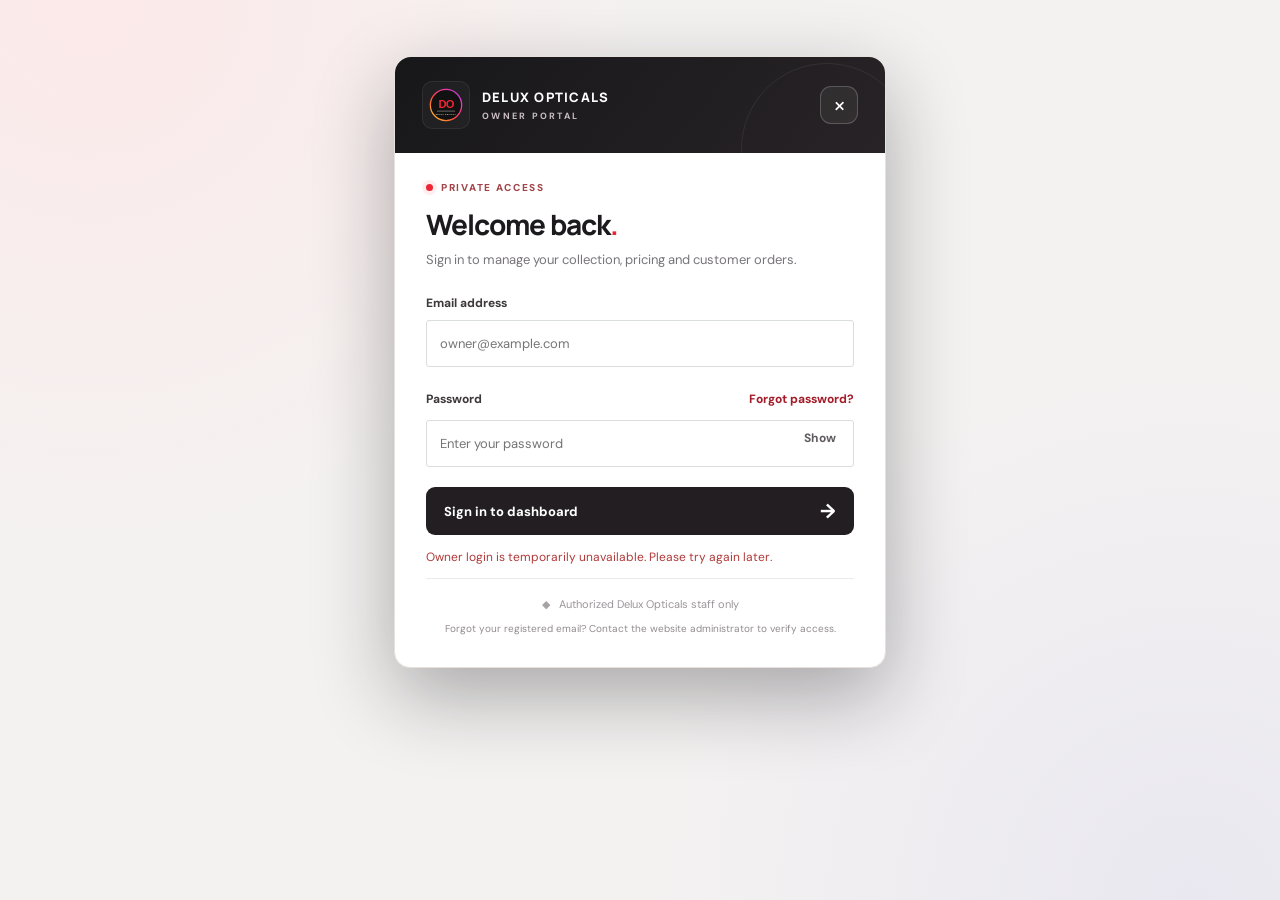
<file: owner.html>
<!DOCTYPE html>

<html data-page="owner" lang="en">
<head>
<meta charset="utf-8"/>
<meta content="width=device-width, initial-scale=1, viewport-fit=cover" name="viewport"/>
<meta content="#191719" name="theme-color"/>
<meta content="noindex,nofollow,noarchive" name="robots"/>
<meta content="same-origin" name="referrer"/>
<meta content="Secure owner login for Delux Opticals management." name="description"/>
<title>Owner Portal | Delux Opticals</title>
<link href="./favicon.svg" rel="icon" type="image/svg+xml"/>
<link href="/manifest.webmanifest" rel="manifest"/>
<link href="https://fonts.googleapis.com" rel="preconnect">
<link crossorigin="" href="https://fonts.gstatic.com" rel="preconnect"/>
<link href="https://fonts.googleapis.com/css2?family=DM+Sans:wght@400;500;600;700&amp;family=Manrope:wght@400;500;600;700;800&amp;display=swap" rel="stylesheet"/>
<link href="./styles.css?v=20261024-final4" rel="stylesheet"/>
<link rel="stylesheet" href="./premium.css?v=20261024-brand-filter2" />
<style>
    /* This route is the private entry point; use the existing owner modal and admin actions without duplicating JS. */
    html { background:#f4f2f1; }
    body.owner-private-page {
      min-height:100dvh;
      margin:0;
      padding:clamp(20px,5vw,56px) 12px;
      background:radial-gradient(circle at 7% 0%,#fce9e9 0,transparent 37%),radial-gradient(circle at 93% 100%,#e9e8f0 0,transparent 37%),#f4f2f1;
      overflow-x:hidden;
    }
    body.owner-private-page.locked { overflow-x:hidden;overflow-y:auto; }
    body.owner-private-page > .announcement,
    body.owner-private-page > .site-header,
    body.owner-private-page > main,
    body.owner-private-page > footer,
    body.owner-private-page > #cartDrawer,
    body.owner-private-page > #checkoutModal,
    body.owner-private-page > #overlay,
    body.owner-private-page > #demoBanner { display:none!important; }
    body.owner-private-page #adminModal.owner-portal.admin-modal {
      position:relative;
      z-index:1;
      display:block;
      left:auto;
      top:auto;
      margin:0 auto;
      width:min(492px,100%);
      max-height:none;
      overflow:visible;
      transform:none!important;
      opacity:1!important;
      pointer-events:auto!important;
    }
    body.owner-private-page #adminModal.owner-is-dashboard {width:min(800px,100%);}
    body.owner-private-page .admin-list {max-height:none;}
    body.owner-private-page .owner-brandbar {border-radius:16px 16px 0 0;}
    /* Compact, properly centred exit icon; anchor buttons need explicit layout. */
    body.owner-private-page .owner-brandbar .owner-close {
      display:inline-flex!important;
      align-items:center!important;
      justify-content:center!important;
      flex:0 0 38px!important;
      width:38px!important;
      height:38px!important;
      min-width:38px!important;
      min-height:38px!important;
      padding:0!important;
      margin:0!important;
      border:1px solid rgba(255,255,255,.2)!important;
      border-radius:11px!important;
      background:rgba(255,255,255,.06)!important;
      color:#fff!important;
      text-decoration:none!important;
      font:400 24px/1 'DM Sans',sans-serif!important;
      box-sizing:border-box!important;
      -webkit-tap-highlight-color:transparent;
    }
    body.owner-private-page .owner-brandbar .owner-close:hover,
    body.owner-private-page .owner-brandbar .owner-close:focus-visible {
      background:rgba(255,255,255,.17)!important;
    }
    @media(max-width:520px){
      body.owner-private-page {padding:16px 10px 34px;}
      body.owner-private-page #adminModal.owner-portal.admin-modal {width:100%;}
    }
  </style>
<script>window.DELUXE_CONFIG=window.DELUXE_CONFIG||{businessName:'Delux Opticals',whatsappNumber:'918985158331',shopPhone:'8985158331',shopAddress:'Opp. Old Bus Stand, Mangalagiri, Andhra Pradesh',googleMapsUrl:'https://maps.app.goo.gl/SQcJQousegjwvYD16',supabaseUrl:'https://altqmirpnyrihuaiada.supabase.co',supabaseAnonKey:'sb_publishable_QfB34FVfLrLioxzQpnw5Aw_lxrrhRJR'};</script>
<script src="./config.js"></script>
<script defer="" src="./app.js?v=20261024-photo-opt1"></script>
</link></head>
<body class="owner-private-page">
<div class="announcement"><span class="ann-dot"></span> PREMIUM EYEWEAR &amp; EYE TESTING <span class="ann-break">/</span> MANGALAGIRI</div>
<header class="site-header" id="top">
<a aria-label="Delux Opticals home" class="brand" href="#top">
<span class="brand-mark"><img alt="" aria-hidden="true" src="./delux-do-logo.svg"/></span>
<span class="brand-text"><strong>DELUX</strong><small>OPTICAL</small></span>
</a>
<nav aria-label="Main navigation" class="desktop-nav"><a href="#collection">Collections</a><a href="#how-it-works">How it works</a><a href="#visit">Visit us</a></nav>
<div class="header-actions"><button class="subtle-cta" hidden="" id="installTop" type="button">Get the app <span>↗</span></button><button aria-label="Open shopping bag" class="cart-trigger" id="cartTop" type="button"><svg fill="none" stroke="currentColor" stroke-width="1.75" viewbox="0 0 24 24"><path d="M5 8h14l-1 12H6L5 8Z"></path><path d="M9 9V6a3 3 0 0 1 6 0v3"></path></svg><span class="cart-count" id="cartCount">0</span></button></div>
</header>
<main>
<section aria-labelledby="heroHeading" class="hero">
<div class="hero-copy"><div class="eyebrow pale"><span class="rule"></span> A FRESH PERSPECTIVE</div><h1 id="heroHeading">See better.<br/><em>Look sharper.</em></h1><p>Discover premium IDEE, Ray-Ban, Fastrack and FILA eyewear, with eye testing and personal help from your local optical team.</p><div class="hero-buttons"><a class="button button-light" href="#collection">Explore collection <span>↗</span></a><a class="button button-ghost" href="#how-it-works">How to order <span>↓</span></a></div><div class="hero-note"><span class="tiny-symbol">✳</span> FRAMES FOR EVERY FACE, EVERY DAY</div></div>
<div class="hero-art"><div class="hero-oval"></div><div class="hero-circle-label">YOUR<br/>EVERYDAY<br/>LOOK <span>↗</span></div><img alt="Illustration of premium optical frames" src="./hero-frames.svg"/><div class="hero-index"><span>01</span> / 03   CURATED EYEWEAR</div></div>
</section>
<div class="benefits-strip"><span><b>01</b> Premium &amp; luxury frames</span><i></i><span><b>02</b> Eye testing available</span><i></i><span><b>03</b> Shop pickup in Mangalagiri</span></div><div aria-label="Available eyewear brands" class="brand-strip"><span>FEATURED BRANDS</span><strong>IDEE</strong><i></i><strong>Ray-Ban</strong><i></i><strong>Fastrack</strong><i></i><strong>FILA</strong></div>
<section class="section collection-section" id="collection">
<div class="section-heading"><div><div class="eyebrow"><span class="rule"></span> FIND YOUR FRAME</div><h2>The collection<span class="accent-period">.</span></h2><p>Explore everyday essentials and statement styles.</p></div><div class="product-count" id="productCount">Collection preview</div></div>
<div class="controls-bar"><div aria-label="Filter products" class="filter-bar" id="filters" role="group"><button class="filter active" data-category="All" type="button">Frames</button><button class="filter" data-category="Men" type="button">Men</button><button class="filter" data-category="Women" type="button">Women</button><button class="filter" data-category="Sunglasses" type="button">Sunglasses</button><button class="filter" data-category="Kids" type="button">Kids</button></div><label class="search-box"><svg fill="none" stroke="currentColor" stroke-width="2" viewbox="0 0 24 24"><circle cx="11" cy="11" r="7"></circle><path d="m16.5 16.5 4 4"></path></svg><input aria-label="Search frames" id="productSearch" placeholder="Search frames" type="search"/></label></div>
<aside class="brand-filters" id="brandFilters"></aside><div aria-live="polite" class="products-grid" id="productsGrid"></div>
<div class="empty" hidden="" id="emptyProducts">No frames found. Try another search.</div>
<div class="preview-notice" hidden="" id="previewNotice">Our online catalogue is temporarily unavailable. Please call or WhatsApp the shop.</div>
</section>
<section class="editorial"><div class="editorial-art"><img alt="Stylish eyeglasses illustration" src="./feature-frames.svg"/><span class="editorial-label">THE DETAILS MATTER.</span></div><div class="editorial-copy"><div class="eyebrow"><span class="rule"></span> MORE THAN JUST FRAMES</div><h2>Find your<br><em>perfect fit.</em></br></h2><p>Explore IDEE, Ray-Ban, Fastrack and FILA frames. Visit us for eye testing or help choosing the right frame and lenses.</p><a class="text-link" href="#visit">Speak to our team <span>↗</span></a></div></section>
<section class="section how-section" id="how-it-works"><div class="section-heading"><div><div class="eyebrow"><span class="rule"></span> SIMPLE, FROM START TO FINISH</div><h2>Ordering made easy<span class="accent-period">.</span></h2></div></div><div class="steps"><article><span class="step-no">01 <span>↗</span></span><h3>Choose your style</h3><p>Browse frames, check prices and add your favourites to the bag.</p></article><article><span class="step-no">02 <span>↗</span></span><h3>Send your request</h3><p>Enter your details and select shop pickup or request delivery.</p></article><article><span class="step-no">03 <span>↗</span></span><h3>We confirm the details</h3><p>Our team confirms availability, lens requirements and the final price with you.</p></article></div></section>
<section class="visit-section" id="visit"><div class="visit-inner"><div><div class="eyebrow pale"><span class="rule"></span> VISIT DELUX OPTICAL</div><h2>Closer than<br>you think<span>.</span></br></h2><p>Explore online. Choose locally. We’re here to help you find the right pair.</p><div class="visit-location">⌾ <span id="shopLocation">Opp. Old Bus Stand, Mangalagiri, Andhra Pradesh</span></div><a class="visit-phone" href="tel:8985158331" id="phoneLink">Call us: <span id="shopPhone">8985158331</span></a><div class="visit-actions"><a class="button button-light" href="https://maps.app.goo.gl/SQcJQousegjwvYD16" id="mapsLink" rel="noopener noreferrer" target="_blank">Get directions ↗</a><button class="button button-outline-light" id="whatsappVisit" type="button">Chat on WhatsApp ↗</button></div></div><div class="visit-decor"><div class="visit-monogram">D<span>.</span></div><span>LOOK GOOD. FEEL GOOD.</span></div></div></section>
</main>
<footer><div class="footer-brand"><strong>DELUX OPTICAL</strong><p>Contemporary frames. A clearer perspective.</p></div><div class="footer-right"><p>Opp. Old Bus Stand, Mangalagiri.</p><a href="https://www.instagram.com/delux.opticals_/" rel="noopener noreferrer" target="_blank">Instagram ↗</a><a href="#top">Back to top ↑</a><a href="/privacy.html">Privacy Policy</a><button aria-hidden="true" hidden="" id="adminOpen" tabindex="-1" type="button"></button></div><div class="footer-bottom">© <span id="year"></span> Delux Opticals <span>Crafted for your everyday vision.</span></div></footer>
<div class="overlay" hidden="" id="overlay"></div>
<aside aria-hidden="true" aria-label="Shopping bag" aria-modal="true" class="drawer" id="cartDrawer" role="dialog">
<div class="drawer-head"><div><div class="eyebrow">YOUR SELECTION</div><h2>Shopping bag <span id="drawerCount">(0)</span></h2></div><button aria-label="Close bag" class="icon-button close-panels" type="button">×</button></div>
<div class="drawer-items" id="drawerItems"></div><div class="drawer-footer"><div class="cart-subtotal"><span>Frames subtotal</span><strong id="subtotal">₹0</strong></div><p>Lens pricing and delivery, if applicable, will be confirmed by the shop.</p><button class="button button-dark full" id="checkoutBtn" type="button">Continue to checkout <span>→</span></button><button class="button button-neutral full" id="whatsappCart" type="button">Order via WhatsApp ↗</button></div>
</aside>
<section aria-hidden="true" aria-labelledby="checkoutTitle" aria-modal="true" class="modal" id="checkoutModal" role="dialog"><button aria-label="Close checkout" class="icon-button close-panels modal-close" type="button">×</button><div class="eyebrow">JUST ONE MORE STEP</div><h2 id="checkoutTitle">Your order request<span class="accent-period">.</span></h2><p class="form-hint">No account needed. The shop will confirm availability, lens details and the final payable amount.</p><form id="checkoutForm"><label>Your name <input autocomplete="name" maxlength="80" minlength="2" name="name" placeholder="Full name" required="" type="text"/></label><label>Mobile number <input inputmode="numeric" maxlength="10" name="phone" pattern="[6-9][0-9]{9}" placeholder="10-digit mobile number" required="" type="tel"/></label><div class="form-field"><span>How would you like to receive it?</span><div class="choice-row"><label><input checked="" name="fulfilment" type="radio" value="pickup"/> Shop pickup</label><label><input name="fulfilment" type="radio" value="delivery"/> Delivery request</label></div></div><label hidden="" id="addressField">Delivery address <textarea maxlength="300" name="address" placeholder="Door no., street, area and PIN code" rows="3"></textarea></label><label>Message (optional) <textarea maxlength="300" name="note" placeholder="Preferred time or any question (lens power can be discussed directly)" rows="2"></textarea></label><div class="checkout-total">Frames subtotal <strong id="checkoutSubtotal">₹0</strong></div><button class="button button-dark full" id="placeOrderBtn" type="submit">Place order request →</button><p class="privacy-caption">Your details are used to handle your order request. No online payment is collected. See our <a href="/privacy.html" rel="noopener noreferrer" target="_blank">Privacy Policy</a>.</p></form><div class="order-result" hidden="" id="orderResult"></div></section>
<section aria-label="Delux Opticals owner portal" class="admin-modal owner-portal" id="adminModal" role="main">
<div class="owner-brandbar">
<div class="owner-brand-lockup">
<img alt="Delux Opticals monogram" height="44" src="./delux-do-logo.svg" width="44"/>
<div><strong>DELUX OPTICALS</strong><span>OWNER PORTAL</span></div>
</div>
<a aria-label="Close owner portal and return to shop" class="owner-close" href="/" title="Back to shop">×</a>
</div>
<div class="owner-content">
<div id="adminLogin">
<div class="owner-kicker"><span aria-hidden="true" class="owner-status-dot"></span> PRIVATE ACCESS</div>
<h2 class="owner-heading">Welcome back<span>.</span></h2>
<p class="owner-description">Sign in to manage your collection, pricing and customer orders.</p>
<form class="owner-auth-form" id="adminLoginForm">
<label for="ownerEmail">Email address</label>
<input autocomplete="username" id="ownerEmail" inputmode="email" maxlength="254" name="email" placeholder="owner@example.com" required="" type="email"/>
<div class="owner-password-label"><label for="ownerPassword">Password</label><button class="owner-text-action" id="ownerForgotLink" type="button">Forgot password?</button></div>
<div class="owner-password-field"><input autocomplete="current-password" id="ownerPassword" name="password" placeholder="Enter your password" required="" type="password"/><button aria-label="Show password" aria-pressed="false" class="owner-password-toggle" id="ownerTogglePassword" type="button">Show</button></div>
<button class="owner-submit" type="submit">Sign in to dashboard <span aria-hidden="true">→</span></button>
</form>
<p aria-live="polite" class="owner-feedback" id="adminLoginMessage" role="status"></p>
<div class="owner-footnote"><span aria-hidden="true">◆</span> Authorized Delux Opticals staff only</div>
<p class="owner-email-help">Forgot your registered email? Contact the website administrator to verify access.</p>
</div>
<div hidden="" id="adminForgot">
<div class="owner-kicker"><span aria-hidden="true" class="owner-status-dot"></span> ACCOUNT RECOVERY</div>
<h2 class="owner-heading">Reset password<span>.</span></h2>
<p class="owner-description">Enter your registered owner email. If eligible, you'll receive a secure link to create a new password.</p>
<form class="owner-auth-form" id="adminForgotForm">
<label for="ownerRecoveryEmail">Registered email</label>
<input autocomplete="email" id="ownerRecoveryEmail" inputmode="email" maxlength="254" name="email" placeholder="owner@example.com" required="" type="email"/>
<button class="owner-submit" type="submit">Send reset link <span aria-hidden="true">→</span></button>
</form>
<p aria-live="polite" class="owner-feedback" id="adminForgotMessage" role="status"></p>
<button class="owner-back-link" id="ownerBackToLogin" type="button">← Back to sign in</button>
</div>
<div hidden="" id="adminDashboard"><div class="admin-toolbar"><div class="admin-tabs"><button class="active" data-admin-tab="products" type="button">Products</button><button data-admin-tab="orders" type="button">Orders</button><button data-admin-tab="brands" type="button">Brands</button></div><button class="logout-button" id="adminLogout" type="button">Sign out</button></div><div id="adminProductsTab"><div class="admin-title-row"><strong>Manage frames</strong><button class="small-primary" id="addProductToggle" type="button">+ Add product</button></div><form class="product-form" hidden="" id="productForm"><input name="id" type="hidden"/><div class="form-grid"><label>Model number <input autocomplete="off" maxlength="90" name="name" placeholder="e.g. RB3025, ID-101" required=""/><small class="model-field-help">Enter the frame model code</small></label><label>Category <select name="category"><option>Men</option><option>Women</option><option>Sunglasses</option><option>Kids</option></select></label><label>Brand <input list="brandSuggestions" maxlength="60" name="brand" placeholder="Ray-Ban, IDEAL"/><datalist id="brandSuggestions"><option value="Ray-Ban"></option><option value="IDEAL"></option><option value="Fastrack"></option><option value="IDEE"></option><option value="FILA"></option></datalist></label><label>Price ₹ <input max="200000" min="1" name="price" required="" step="1" type="number"/></label><label>MRP (optional) ₹ <input max="200000" min="0" name="compare_at" step="1" type="number"/></label></div><label>Frame details <textarea maxlength="300" name="description" placeholder="e.g. Classic Black · Matte Finish · Lightweight frame" rows="2"></textarea><small class="model-field-help">Colour, material and frame style (optional)</small></label><label>Photos (up to 8, JPG / PNG / WEBP) <input accept="image/jpeg,image/png,image/webp" id="photoInput" multiple="" name="photo" type="file"/><small id="photoHint">Each original photo can be up to 15 MB. Automatically optimized before upload. Add more photos when editing.</small><div class="existing-photos" id="existingPhotos"></div></label><div class="form-grid"><label class="checkline"><input checked="" name="active" type="checkbox"/> Visible in catalogue</label><label class="checkline"><input checked="" name="in_stock" type="checkbox"/> In stock</label><label class="checkline"><input name="featured" type="checkbox"/> Featured</label></div><div class="form-actions"><button class="small-primary" type="submit">Save product</button><button class="small-secondary" id="cancelProduct" type="button">Cancel</button></div></form><div class="admin-list" id="adminProductsList"></div></div><div hidden="" id="adminBrandsTab"><div class="admin-title-row"><strong>Manage brands</strong></div><form class="brand-form" id="brandForm"><label>New brand <input id="newBrandName" maxlength="60" placeholder="Enter brand name" required=""/></label><button class="small-primary" type="submit">+ Add brand</button></form><div class="admin-list" id="adminBrandsList"></div></div><div hidden="" id="adminOrdersTab"><div class="admin-title-row"><strong>Customer order requests</strong><button class="small-secondary" id="refreshOrders" type="button">Refresh</button></div><div class="admin-list" id="adminOrdersList"></div></div></div>
</div>
</section>
<div aria-label="Frame photos" aria-modal="true" class="gallery" hidden="" id="gallery" role="dialog"><button aria-label="Close gallery" class="gallery-close" id="galleryClose" type="button">×</button><button aria-label="Previous photo" class="gallery-prev" id="galleryPrev" type="button">‹</button><img alt="Frame photo" id="galleryImage"/><button aria-label="Next photo" class="gallery-next" id="galleryNext" type="button">›</button><span id="galleryCounter"></span></div><div aria-live="polite" class="toast" id="toast" role="status"></div>
<div class="demo-banner" hidden="" id="demoBanner">Online catalogue is temporarily unavailable. For current frames, please call or WhatsApp the shop.</div>
<script>
    // app.js registers owner events before DOMContentLoaded because it is deferred.
    document.addEventListener('DOMContentLoaded', function () {
      const openButton = document.getElementById('adminOpen');
      if (openButton) openButton.click();
    });
  </script>
</body>
</html>
</file>
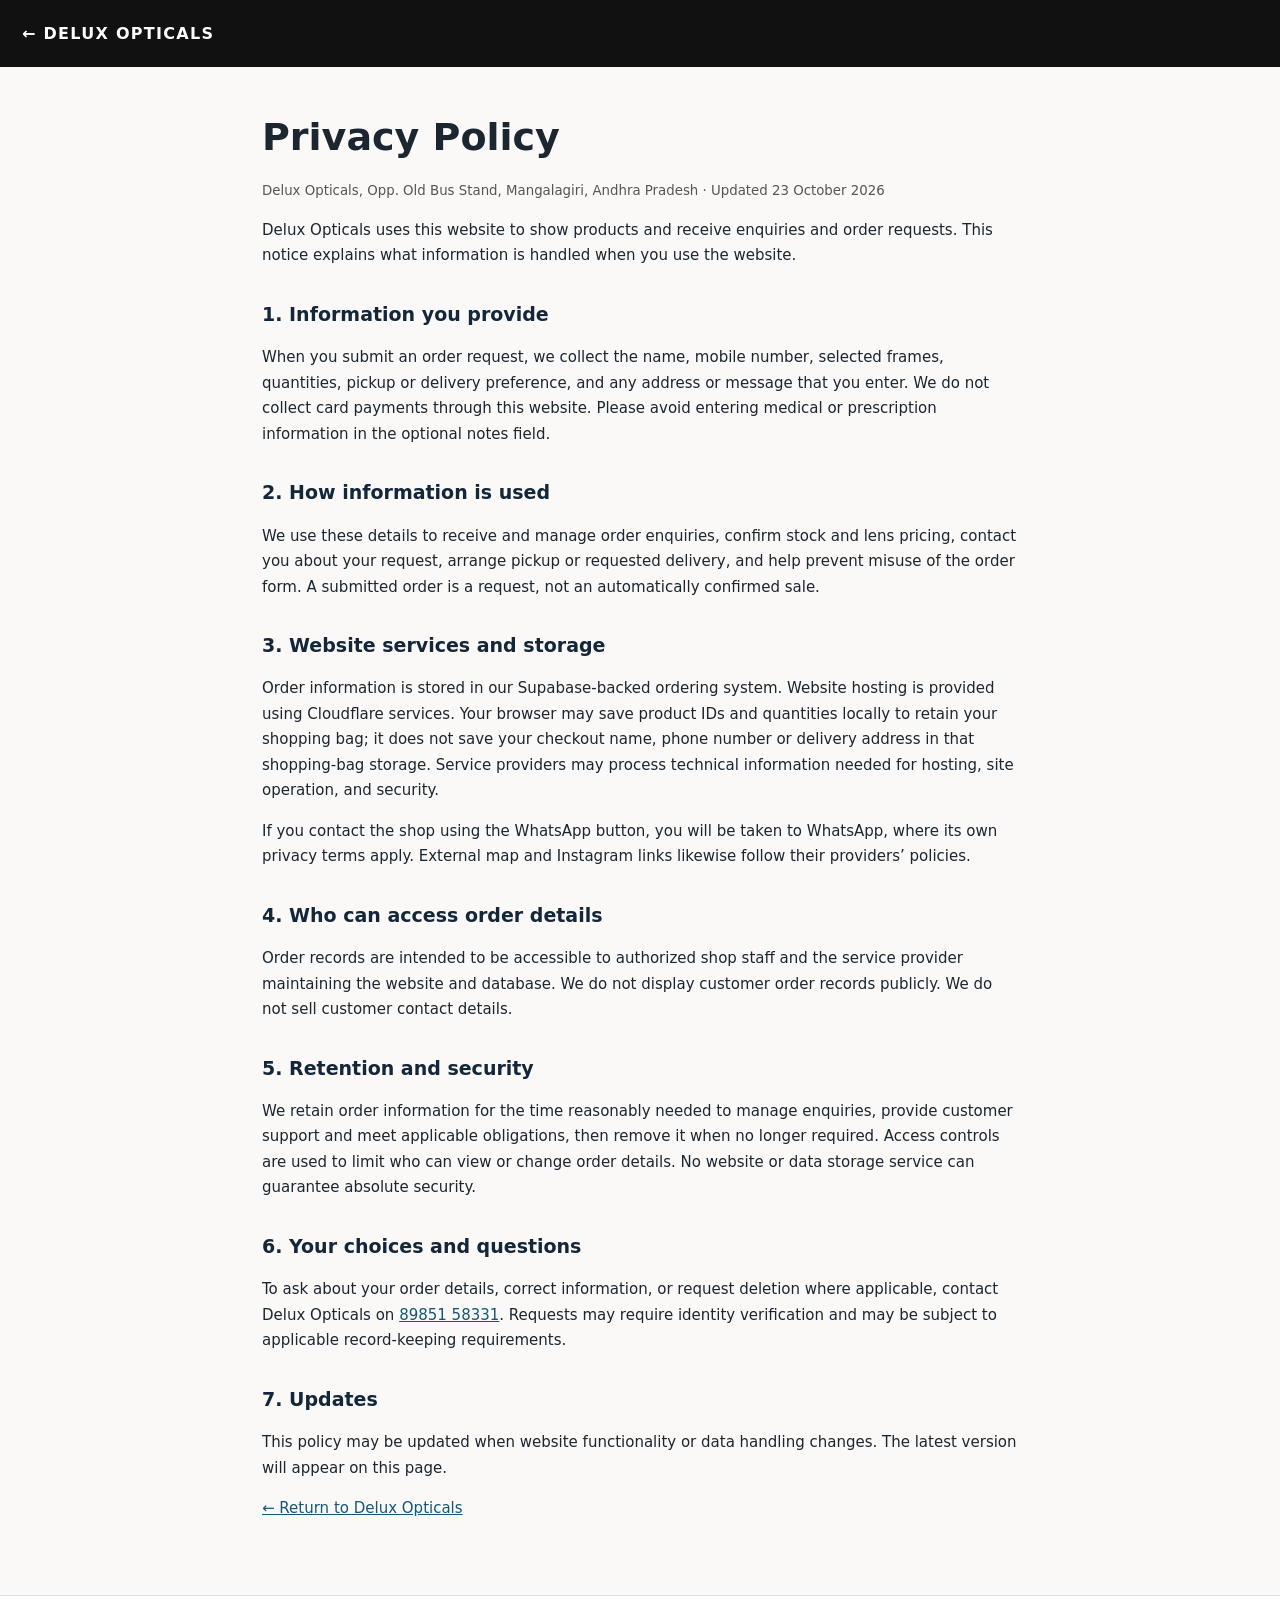
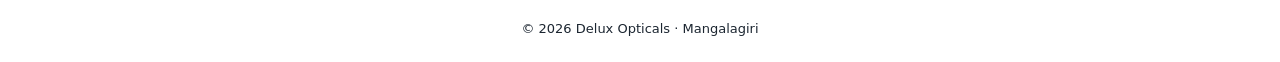
<file: privacy.html>
<!doctype html>
<html lang="en-IN">
<head>
  <meta charset="UTF-8" />
  <meta name="viewport" content="width=device-width, initial-scale=1" />
  <meta name="theme-color" content="#111111" />
  <title>Privacy Policy | Delux Opticals, Mangalagiri</title>
  <meta name="description" content="How Delux Opticals handles customer contact details and order requests." />
  <link rel="canonical" href="https://www.deluxopticals.in/privacy.html" />
  <link rel="icon" type="image/svg+xml" href="/favicon.svg" />
  <style>
    :root{color-scheme:light;font-family:system-ui,-apple-system,BlinkMacSystemFont,"Segoe UI",sans-serif;background:#faf9f7;color:#1c2631}
    *{box-sizing:border-box}body{margin:0;line-height:1.7}header{background:#111;color:#fff;padding:20px 22px}header a{color:#fff;text-decoration:none;font-weight:700;letter-spacing:.08em}main{max-width:800px;margin:0 auto;padding:38px 22px 58px}h1{font-size:clamp(28px,5vw,38px);margin:0 0 6px}h2{margin:29px 0 8px;font-size:19px;color:#14263a}p,li{font-size:15px}a{color:#155777}small{color:#555}footer{border-top:1px solid #ddd;padding:22px;text-align:center;font-size:13px;background:#fff}
  </style>
</head>
<body>
  <header><a href="/">← DELUX OPTICALS</a></header>
  <main>
    <h1>Privacy Policy</h1>
    <small>Delux Opticals, Opp. Old Bus Stand, Mangalagiri, Andhra Pradesh · Updated 23 October 2026</small>
    <p>Delux Opticals uses this website to show products and receive enquiries and order requests. This notice explains what information is handled when you use the website.</p>
    <h2>1. Information you provide</h2>
    <p>When you submit an order request, we collect the name, mobile number, selected frames, quantities, pickup or delivery preference, and any address or message that you enter. We do not collect card payments through this website. Please avoid entering medical or prescription information in the optional notes field.</p>
    <h2>2. How information is used</h2>
    <p>We use these details to receive and manage order enquiries, confirm stock and lens pricing, contact you about your request, arrange pickup or requested delivery, and help prevent misuse of the order form. A submitted order is a request, not an automatically confirmed sale.</p>
    <h2>3. Website services and storage</h2>
    <p>Order information is stored in our Supabase-backed ordering system. Website hosting is provided using Cloudflare services. Your browser may save product IDs and quantities locally to retain your shopping bag; it does not save your checkout name, phone number or delivery address in that shopping-bag storage. Service providers may process technical information needed for hosting, site operation, and security.</p>
    <p>If you contact the shop using the WhatsApp button, you will be taken to WhatsApp, where its own privacy terms apply. External map and Instagram links likewise follow their providers’ policies.</p>
    <h2>4. Who can access order details</h2>
    <p>Order records are intended to be accessible to authorized shop staff and the service provider maintaining the website and database. We do not display customer order records publicly. We do not sell customer contact details.</p>
    <h2>5. Retention and security</h2>
    <p>We retain order information for the time reasonably needed to manage enquiries, provide customer support and meet applicable obligations, then remove it when no longer required. Access controls are used to limit who can view or change order details. No website or data storage service can guarantee absolute security.</p>
    <h2>6. Your choices and questions</h2>
    <p>To ask about your order details, correct information, or request deletion where applicable, contact Delux Opticals on <a href="tel:+918985158331">89851 58331</a>. Requests may require identity verification and may be subject to applicable record-keeping requirements.</p>
    <h2>7. Updates</h2>
    <p>This policy may be updated when website functionality or data handling changes. The latest version will appear on this page.</p>
    <p><a href="/">← Return to Delux Opticals</a></p>
  </main>
  <footer>© 2026 Delux Opticals · Mangalagiri</footer>
</body>
</html>
</file>
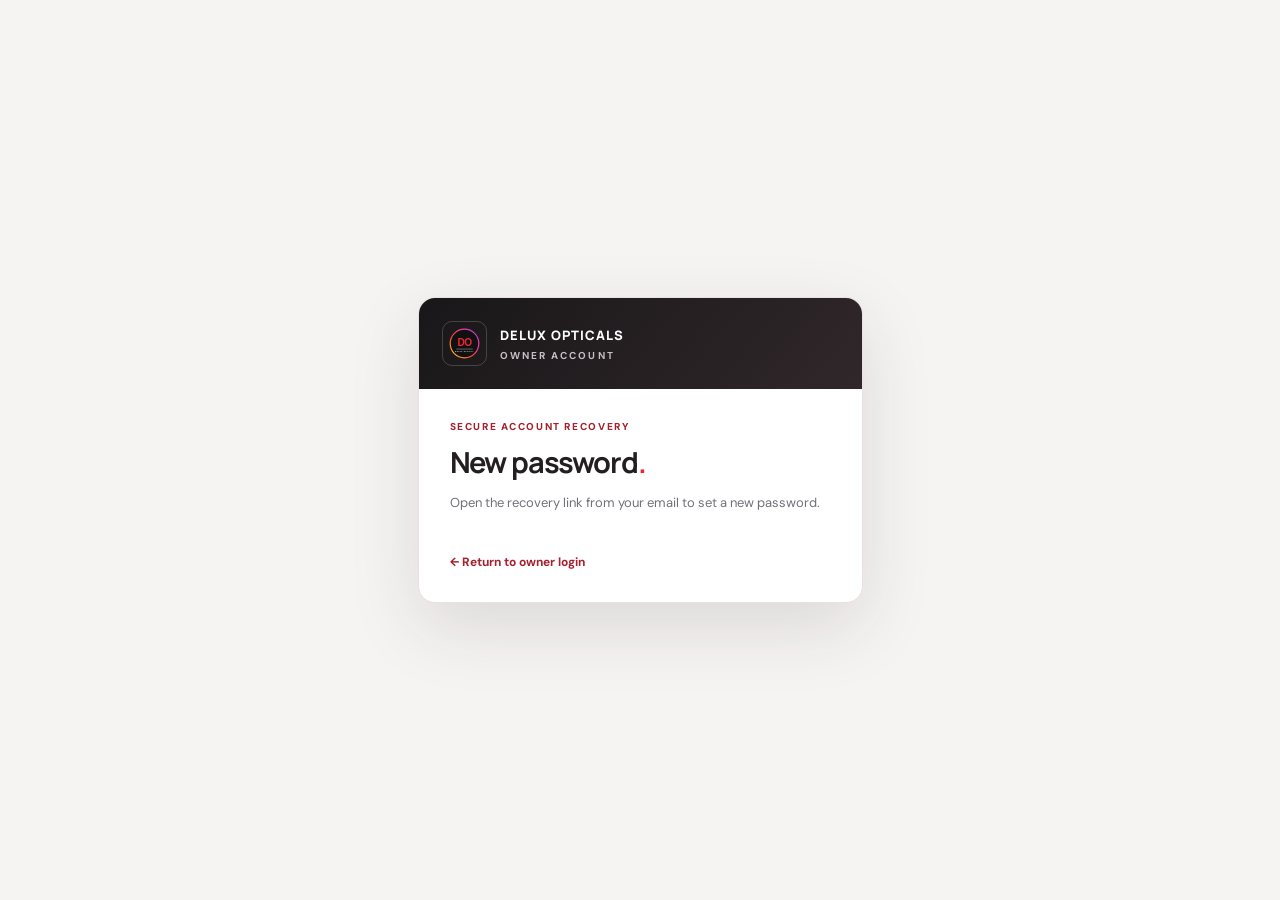
<file: reset-password.html>
<!doctype html>
<html lang="en">
<head>
<meta charset="UTF-8"/>
<meta name="viewport" content="width=device-width, initial-scale=1"/>
<meta name="theme-color" content="#171719"/>
<meta name="robots" content="noindex,nofollow,noarchive"/>
<meta name="referrer" content="no-referrer"/>
<title>Set New Password | Delux Opticals Owner Portal</title>
<link rel="icon" type="image/svg+xml" href="./favicon.svg"/>
<link rel="preconnect" href="https://fonts.googleapis.com"/>
<link rel="preconnect" href="https://fonts.gstatic.com" crossorigin/>
<link href="https://fonts.googleapis.com/css2?family=DM+Sans:wght@400;500;600;700&family=Manrope:wght@500;600;700;800&display=swap" rel="stylesheet"/>
<style>
:root{font-family:'DM Sans',sans-serif;color:#241e21;background:#f6f4f3}*{box-sizing:border-box}body{min-height:100dvh;margin:0;display:grid;place-items:center;padding:22px}main{width:min(445px,100%);background:white;border:1px solid #e9e1df;border-radius:17px;box-shadow:0 24px 70px #241c2120;overflow:hidden}.head{background:linear-gradient(130deg,#191719,#30272a);color:white;display:flex;align-items:center;gap:13px;padding:23px}.head img{width:45px;height:45px;object-fit:contain;border-radius:10px;border:1px solid #ffffff2e;padding:6px}.brand{font-family:Manrope,sans-serif;font-weight:800;letter-spacing:.08em;font-size:13px}.subbrand{font-size:10px;letter-spacing:.21em;color:#cabdc3;margin-top:5px;font-weight:700}.body{padding:31px}.kicker{font-size:10px;font-weight:800;letter-spacing:.16em;color:#a5212d}h1{font-family:Manrope,sans-serif;font-size:29px;line-height:1.2;letter-spacing:-1.15px;margin:12px 0}h1 span{color:#ed2635}p{font-size:13px;line-height:1.65;color:#737078;margin:8px 0 20px}label{font-size:12px;font-weight:700;display:block;margin-top:16px;margin-bottom:9px}input{font:14px 'DM Sans',sans-serif;background:#fbfaf9;border:1px solid #dbd6d6;border-radius:9px;display:block;width:100%;min-height:48px;padding:12px 13px;outline:none}input:focus{border-color:#e23540;box-shadow:0 0 0 3px #ed263516}button.primary,a.primary{display:block;background:#241e21;color:white;border:0;border-radius:9px;text-decoration:none;text-align:center;padding:14px 16px;font-size:13px;font-weight:750;width:100%;margin-top:23px;cursor:pointer}button.primary:hover,a.primary:hover{background:#ed2635}button:disabled{opacity:.56;cursor:wait}a.back{display:inline-block;margin-top:20px;color:#a5212d;text-decoration:none;font-size:12px;font-weight:700}a.back:hover{text-decoration:underline}.feedback{font-size:12px;line-height:1.6;margin-top:14px;color:#ac3138}.feedback.ok{color:#23663f}[hidden]{display:none!important}@media(max-width:480px){.body{padding:25px 22px}.head{padding:20px}}
</style>
</head>
<body>
<main>
 <div class="head"><img src="./delux-do-logo.svg" alt="Delux Opticals logo"/><div><div class="brand">DELUX OPTICALS</div><div class="subbrand">OWNER ACCOUNT</div></div></div>
 <div class="body">
  <div class="kicker">SECURE ACCOUNT RECOVERY</div>
  <h1>New password<span>.</span></h1>
  <p id="statusMessage" role="status" aria-live="polite">Verifying your password reset link…</p>
  <form id="resetForm" hidden>
   <label for="newPassword">New password</label><input type="password" id="newPassword" name="newPassword" autocomplete="new-password" minlength="10" required placeholder="At least 10 characters" />
   <label for="confirmPassword">Confirm new password</label><input type="password" id="confirmPassword" name="confirmPassword" autocomplete="new-password" minlength="10" required placeholder="Enter it again" />
   <p style="font-size:11px;margin:9px 0">Use at least 10 characters, including a letter and a number.</p>
   <button class="primary" type="submit">Update password →</button>
  </form>
  <div id="feedback" class="feedback" role="status" aria-live="polite"></div>
  <a class="back" id="returnToLogin" href="/owner.html">← Return to owner login</a>
 </div>
</main>
<script src="./config.js"></script>
<script type="module">
// Recovery tokens are short-lived. Supabase verifies the token, never this page itself.
const cfg=window.DELUXE_CONFIG||{};
const status=document.querySelector('#statusMessage');
const form=document.querySelector('#resetForm');
const feedback=document.querySelector('#feedback');
const entryHash=new URLSearchParams(location.hash.replace(/^#/,''));
const entryQuery=new URLSearchParams(location.search);
const intendedRecovery=entryHash.get('type')==='recovery'||entryQuery.has('code')||entryQuery.has('token_hash');
let db=null,allowUpdate=false,handledRecovery=false;
function problem(message){status.textContent=message;form.hidden=true;feedback.textContent=''}
async function validateRecovery(){
 if(handledRecovery)return;handledRecovery=true;
 try{
  const {data:{user},error:userError}=await db.auth.getUser();
  if(userError||!user)throw Error('This reset link could not be verified. Please request a fresh link.');
  const {data,error}=await db.from('admin_users').select('user_id').eq('user_id',user.id).maybeSingle();
  if(error||!data){await db.auth.signOut();throw Error('This account does not have shop-owner access.');}
  allowUpdate=true;
  history.replaceState(null,'',location.pathname);
  status.textContent='Choose a strong new password to secure your owner account.';
  form.hidden=false;
  document.querySelector('#newPassword').focus();
 }catch(err){problem(err.message||'Could not verify this reset link.')}
}
try{
 if(!cfg.supabaseUrl||!cfg.supabaseAnonKey)throw Error('Recovery service is unavailable. Please contact the site administrator.');
 if(entryQuery.get('error')||entryHash.get('error'))throw Error('This reset link has expired or is invalid. Please request a new one.');
 if(!intendedRecovery)throw Error('Open the recovery link from your email to set a new password.');
 const {createClient}=await import('https://esm.sh/@supabase/supabase-js@2.76.1');
 db=createClient(cfg.supabaseUrl,cfg.supabaseAnonKey,{auth:{detectSessionInUrl:true,persistSession:true,autoRefreshToken:true,flowType:'implicit'}});
 db.auth.onAuthStateChange((event)=>{if(event==='PASSWORD_RECOVERY'){setTimeout(()=>{void validateRecovery()},0)}});
 await db.auth.initialize();
 // A normal signed-in session is not permission to open this recovery screen.
 if(!handledRecovery){setTimeout(()=>{if(!handledRecovery)problem('The reset link could not be verified. Please request a new link from Owner Login.')},1800)}
}catch(err){problem(err.message||'Unable to process the password reset link.')}
form.addEventListener('submit',async(e)=>{
 e.preventDefault();if(!db||!allowUpdate)return;
 const next=document.querySelector('#newPassword').value;
 const confirm=document.querySelector('#confirmPassword').value;
 if(next!==confirm){feedback.textContent='Passwords do not match.';return}
 if(next.length<10||!/[A-Za-z]/.test(next)||!/\d/.test(next)){feedback.textContent='Use at least 10 characters with a letter and number.';return}
 const button=form.querySelector('button');button.disabled=true;button.textContent='Updating password…';feedback.textContent='';
 try{
  const {error}=await db.auth.updateUser({password:next});if(error)throw error;
  allowUpdate=false;await db.auth.signOut();
  form.reset();form.hidden=true;status.textContent='Password updated successfully. You can now sign in with your new password.';
  feedback.classList.add('ok');feedback.textContent='Your owner account is ready.';
 }catch(err){feedback.textContent=err.message||'Unable to update password. Request a new reset link if this one expired.'}
 finally{button.disabled=false;button.textContent='Update password →'}
});
</script>
</body>
</html>
</file>
<file: styles.css>
:root{--navy:#171719;--navy2:#252326;--cream:#faf9f7;--white:#fff;--ink:#252326;--muted:#777174;--gold:#ed2635;--line:#ece6e7;--brand-red:#ed2635;--brand-gradient:linear-gradient(110deg,#ffd32a 0%,#ff453d 42%,#ef38b5 75%,#8a45e8 100%);--font:'DM Sans',sans-serif;--display:'Manrope',sans-serif}*{box-sizing:border-box}html{scroll-behavior:smooth}body{margin:0;background:var(--cream);color:var(--ink);font-family:var(--font);-webkit-font-smoothing:antialiased}body.locked{overflow:hidden}button,input,textarea,select{font:inherit}button{cursor:pointer}a{color:inherit;text-decoration:none}button:disabled{opacity:.5;cursor:not-allowed}img{display:block;max-width:100%}[hidden]{display:none!important}*:focus-visible{outline:2px solid #ed2635;outline-offset:3px}.announcement{height:31px;display:flex;align-items:center;justify-content:center;gap:11px;background:#151517;color:#e7e9ea;font:600 9px var(--display);letter-spacing:2.3px}.ann-dot{width:5px;height:5px;border-radius:50%;background:var(--gold)}.ann-break{color:var(--gold)}.site-header{z-index:30;position:relative;display:flex;justify-content:space-between;align-items:center;min-height:89px;padding:0 clamp(18px,5.9vw,92px);background:#faf9f6}.brand{display:flex;gap:12px;align-items:center}.brand-mark{width:44px;height:44px;display:block;overflow:hidden;border-radius:50%;box-shadow:0 2px 8px #0002}.brand-mark img{width:100%;height:100%;object-fit:cover}.brand-text{display:flex;flex-direction:column;font-family:var(--display);line-height:1.09;letter-spacing:2.2px}.brand-text strong{font-size:17px;font-weight:800}.brand-text small{margin-top:4px;font-size:9px;font-weight:700;letter-spacing:5px}.desktop-nav{display:flex;gap:38px;align-items:center;font-size:12px;font-weight:600;color:#4c484b}.desktop-nav a:hover{color:#ed2635}.header-actions{display:flex;align-items:center;gap:19px}.subtle-cta{padding:8px 0;border:0;border-bottom:1px solid #87959f;background:transparent;font-size:12px;font-weight:700;color:var(--navy)}.subtle-cta span{margin-left:14px}.cart-trigger{position:relative;display:grid;place-items:center;background:transparent;border:none;width:44px;height:44px}.cart-trigger svg{height:24px;width:24px}.cart-count{position:absolute;right:0;top:0;display:grid;place-items:center;border-radius:50%;height:17px;min-width:17px;padding:0 3px;background:var(--gold);font-size:9px;color:#fff;font-weight:800}.hero{display:grid;grid-template-columns:1fr 1.02fr;min-height:610px;background:var(--navy);color:white;overflow:hidden}.hero-copy{display:flex;flex-direction:column;align-items:flex-start;justify-content:center;padding:75px 38px 52px clamp(25px,8.5vw,132px)}.eyebrow{display:flex;align-items:center;gap:12px;color:#ed2635;font:800 10px var(--display);letter-spacing:2.2px}.eyebrow.pale{color:#f5b4bb}.rule{width:28px;height:1px;background:currentColor}.hero h1{margin:26px 0 23px;font:700 clamp(43px,4.7vw,75px)/1.17 var(--display);letter-spacing:-3.9px}.hero h1 em,.editorial-copy h2 em{font-style:normal;color:#ed2635}.hero p{max-width:420px;font-size:14px;line-height:1.95;color:#bac4cd}.hero-buttons{display:flex;align-items:center;gap:12px;flex-wrap:wrap;margin-top:29px}.button{display:inline-flex;align-items:center;justify-content:center;gap:20px;border:1px solid transparent;min-height:48px;padding:0 19px;border-radius:2px;font-size:12px;font-weight:700;transition:transform .2s,background .2s}.button:hover{transform:translateY(-2px)}.button-light{background:#f8f7f3;color:var(--navy)}.button-ghost{background:transparent;color:#fff;border-color:#726b6f}.button-dark{background:var(--navy);color:white}.button-neutral{background:#edf0f1;color:var(--navy)}.button-outline-light{color:white;border-color:#85929d;background:transparent}.hero-note{margin-top:78px;display:flex;gap:12px;align-items:center;font:700 9px var(--display);letter-spacing:1.6px;color:#bdc4c9}.tiny-symbol{font-size:18px;color:#ed2635}.hero-art{position:relative;display:flex;align-items:center;justify-content:center;min-height:610px;background:linear-gradient(138deg,#d7d3c9 0%,#c1c6c2 67%,#b5bdb9 100%);overflow:hidden}.hero-oval{position:absolute;inset:10% 10%;border:1px solid rgba(255,255,255,.3);border-radius:50%}.hero-art>img{position:relative;width:min(92%,710px);filter:drop-shadow(4px 24px 24px rgba(15,32,45,.12));transform:rotate(-8deg);z-index:1}.hero-circle-label{position:absolute;z-index:2;top:12%;right:10%;width:100px;height:100px;border:1px solid rgba(44,63,71,.35);border-radius:100%;display:flex;justify-content:center;flex-direction:column;padding-left:24px;font:800 10px/1.65 var(--display);letter-spacing:1px;color:#364854}.hero-circle-label span{color:#ed2635;font-size:20px}.hero-index{position:absolute;bottom:30px;right:8%;font:700 9px var(--display);letter-spacing:1.6px;color:#495b67}.hero-index span{font-size:13px}.brand-strip{display:flex;justify-content:center;align-items:center;gap:clamp(15px,3vw,40px);flex-wrap:wrap;padding:18px 20px;background:#faf9f6;border-bottom:1px solid #e9e8e3;color:#252326}.brand-strip span{font-size:9px;font-weight:700;letter-spacing:1.8px;color:#818a91}.brand-strip strong{font:700 14px var(--display);letter-spacing:.2px}.brand-strip i{width:1px;height:15px;background:#dedbd5}.visit-phone{display:inline-block;margin-top:12px;color:#f0e8de;font-size:13px}.visit-phone:hover{text-decoration:underline}.benefits-strip{display:flex;justify-content:space-around;gap:15px;align-items:center;padding:27px max(5vw,20px);background:#efede8;border-bottom:1px solid #e8e4dc;color:#393438;font-size:12px;font-weight:600}.benefits-strip span{white-space:nowrap}.benefits-strip b{color:#ed2635;font-size:10px;margin-right:14px}.benefits-strip i{width:1px;height:20px;background:#d1cbc3}.section{max-width:1400px;margin:0 auto;padding:112px clamp(21px,6vw,90px)}.section-heading{display:flex;justify-content:space-between;align-items:flex-end;gap:20px;margin-bottom:42px}.section-heading h2,.editorial-copy h2,.how-section h2{font:750 clamp(34px,3.6vw,52px)/1.2 var(--display);letter-spacing:-2.3px;margin:15px 0 8px;color:var(--navy)}.accent-period{color:#c8a77d}.section-heading p{font-size:13px;color:var(--muted);margin-top:12px}.product-count{font-size:11px;color:#87929b;font-weight:600}.controls-bar{display:flex;justify-content:space-between;align-items:center;gap:25px;margin-bottom:30px}.filter-bar{display:flex;gap:6px;flex-wrap:wrap}.filter{border:1px solid transparent;border-radius:3px;background:transparent;color:#61595e;padding:10px 15px;font-size:12px;font-weight:600;white-space:nowrap}.filter:hover,.filter.active{background:#ed2635;color:white}.search-box{display:flex;align-items:center;border-bottom:1px solid #cfd3d2;gap:9px;min-width:180px;max-width:250px}.search-box svg{width:15px;height:15px;color:#7b8a92}.search-box input{outline:none;border:0;background:transparent;padding:10px 1px;width:100%;font-size:12px}.products-grid{display:grid;grid-template-columns:repeat(4,minmax(0,1fr));gap:31px 19px}.product-card{min-width:0}.product-media{position:relative;display:flex;align-items:center;justify-content:center;aspect-ratio:1/1;background:linear-gradient(155deg,#ece9e3,#e5e3db);overflow:hidden;border-radius:2px}.product-card:nth-child(4n + 2) .product-media{background:linear-gradient(155deg,#e8e7e0,#dedfd9)}.product-card:nth-child(4n + 3) .product-media{background:linear-gradient(155deg,#f0e9e3,#e7e4df)}.product-card:nth-child(4n + 4) .product-media{background:linear-gradient(155deg,#e3e7e6,#e7e8e4)}.product-media img{width:84%;height:84%;object-fit:contain;transition:transform .25s}.product-media:hover img{transform:scale(1.06)}.product-badge{position:absolute;left:13px;top:13px;font:750 9px var(--display);letter-spacing:.8px;color:#373337;background:#fafaf7;padding:7px 9px}.card-add{position:absolute;right:12px;bottom:12px;background:#fff;width:36px;height:36px;display:grid;place-items:center;border:0;font-size:22px;box-shadow:0 2px 15px #15151712;transition:background .2s}.card-add:hover{background:#f7d7da}.product-details{padding:14px 0}.product-category{font:700 9px var(--display);letter-spacing:1.1px;text-transform:uppercase;color:#ed2635}.product-details h3{font:700 13px var(--display);margin:7px 0 9px;color:var(--navy)}.price-line{display:flex;align-items:center;gap:10px}.product-price{font-size:13px;font-weight:800}.compare-at{font-size:11px;text-decoration:line-through;color:#9ca3a8}.preview-notice{margin-top:27px;font-size:11px;color:#869097;line-height:1.8}.preview-notice span{color:#87545a;font-size:10px;font-weight:700;letter-spacing:1px;margin-right:9px}.empty{text-align:center;padding:70px 0;color:#777174}.editorial{display:grid;grid-template-columns:1fr 1fr;background:#e8e7e1;min-height:450px}.editorial-art{display:flex;position:relative;justify-content:center;align-items:center;background:#e1ddd2;overflow:hidden}.editorial-art img{max-width:78%;max-height:380px;filter:drop-shadow(3px 20px 15px #303f4930)}.editorial-label{position:absolute;bottom:30px;left:8%;font-size:9px;font-weight:700;letter-spacing:2px;color:#53606a}.editorial-copy{display:flex;flex-direction:column;justify-content:center;align-items:flex-start;padding:50px clamp(26px,7vw,110px)}.editorial-copy h2{font-size:clamp(40px,4.5vw,65px);line-height:1.15;margin-top:23px}.editorial-copy h2 em{color:#ed2635}.editorial-copy p{font-size:14px;max-width:350px;line-height:1.9;color:#687782}.text-link{margin-top:22px;padding-bottom:10px;border-bottom:1px solid #576575;font-size:12px;font-weight:800}.text-link span{margin-left:20px}.how-section{padding-bottom:115px}.steps{display:grid;grid-template-columns:repeat(3,1fr);gap:44px}.steps article{border-top:1px solid #bfc5c5;padding-top:15px}.step-no{display:flex;justify-content:space-between;font:700 12px var(--display);color:#ed2635}.step-no span{font-size:20px}.steps h3{margin-top:35px;font:750 18px var(--display)}.steps p{font-size:13px;line-height:1.9;color:#74808a;max-width:300px}.visit-section{background:var(--navy);color:#fff}.visit-inner{max-width:1400px;margin:0 auto;display:flex;justify-content:space-between;align-items:center;padding:100px clamp(21px,6vw,90px);gap:25px}.visit-inner h2{font:750 clamp(43px,4vw,66px)/1.16 var(--display);letter-spacing:-2px;margin:22px 0}.visit-inner h2 span{color:#ed2635}.visit-inner p{color:#bac5ca;font-size:14px;line-height:1.8;max-width:370px}.visit-location{display:flex;gap:11px;align-items:center;margin-top:27px;color:#f0e8de;font-size:13px}.visit-location:first-letter{color:#ed2635}.visit-actions{display:flex;gap:10px;margin-top:31px;flex-wrap:wrap}.visit-decor{width:39%;display:flex;flex-direction:column;align-items:center}.visit-monogram{font:800 clamp(130px,17vw,240px)/1 var(--display);letter-spacing:-20px;color:#242225}.visit-monogram span{color:#ed2635}.visit-decor>span{font-size:10px;letter-spacing:2.4px;color:#8c9daa}footer{background:#121214;color:#e5ebef;padding:50px clamp(20px,6vw,90px) 22px;display:flex;justify-content:space-between;flex-wrap:wrap}.footer-brand strong{font:800 19px var(--display);letter-spacing:2px}.footer-brand p{font-size:12px;color:#91a3ae}.footer-right{display:flex;gap:22px;align-items:flex-start;font-size:12px;color:#b5c3ca}.footer-right p{margin:0}.footer-right a,.footer-right button{color:#d0d9de}.footer-right button{border:0;background:transparent;padding:0;font-size:12px}.footer-bottom{width:100%;border-top:1px solid #393438;margin-top:53px;padding-top:20px;display:flex;justify-content:space-between;font-size:10px;color:#8e9ca7}.overlay{position:fixed;inset:0;z-index:100;background:rgba(14,29,40,.57);backdrop-filter:blur(2px)}.drawer{position:fixed;right:0;top:0;height:100dvh;width:min(460px,100vw);background:#fcfbf8;z-index:110;transform:translateX(103%);transition:transform .27s ease;display:flex;flex-direction:column;box-shadow:-10px 0 35px #0002}.drawer.open{transform:translateX(0)}.drawer-head{display:flex;align-items:flex-start;justify-content:space-between;padding:31px 30px 25px;border-bottom:1px solid var(--line)}.drawer-head h2{margin:8px 0 0;font:750 23px var(--display)}.drawer-head h2 span{color:#98a0a4;font-size:16px}.icon-button{border:0;background:#f0efe9;display:grid;place-items:center;font:400 26px Arial;width:36px;height:36px;border-radius:50%;color:#373337}.drawer-items{padding:20px 27px;flex:1;overflow-y:auto}.cart-row{display:flex;gap:15px;padding:18px 0;border-bottom:1px solid var(--line)}.cart-row img{width:86px;height:86px;object-fit:contain;background:#eae6de}.cart-row-info{flex:1;min-width:0}.cart-row-info strong{font:700 13px var(--display)}.cart-row-info>span{display:block;margin:5px 0;color:#8a7779;font-size:12px}.qty-controls{display:flex;align-items:center;gap:11px;margin-top:14px;font-size:12px}.qty-controls button{width:25px;height:25px;border:1px solid #ccd0cf;background:transparent}.qty-controls .remove{border:0;width:auto;text-decoration:underline;font-size:10px;margin-left:10px;color:#8b9297}.cart-row-price{font-size:13px;font-weight:800}.drawer-footer{border-top:1px solid var(--line);padding:23px 27px 30px}.cart-subtotal,.checkout-total{display:flex;justify-content:space-between;align-items:center;font-size:14px}.cart-subtotal strong,.checkout-total strong{font-size:21px}.drawer-footer p{font-size:11px;line-height:1.7;color:#8b9399;margin:12px 0 20px}.full{width:100%;min-height:49px;margin-top:9px}.no-cart{text-align:center;color:#82909c;margin-top:80px;font-size:14px}.modal,.admin-modal{position:fixed;z-index:120;left:50%;top:50%;transform:translate(-50%,-48%);background:#fcfbf8;width:min(490px,calc(100vw - 26px));max-height:calc(100dvh - 26px);overflow:auto;padding:34px 34px 30px;border-radius:5px;box-shadow:0 16px 50px #06132333;opacity:0;pointer-events:none;transition:opacity .2s,transform .2s}.modal.open,.admin-modal.open{opacity:1;pointer-events:auto;transform:translate(-50%,-50%)}.modal-close{position:absolute;top:21px;right:21px}.modal h2,.admin-modal h2{font:750 28px var(--display);letter-spacing:-1px;margin:15px 0 9px}.form-hint{color:#7d8992;font-size:12px;line-height:1.7;margin-bottom:21px}form label{display:flex;flex-direction:column;gap:8px;font-size:12px;font-weight:700;margin-bottom:15px}form input:not([type=radio]):not([type=checkbox]):not([type=file]),form select,form textarea{width:100%;padding:12px 13px;background:#fff;border:1px solid #d9deda;border-radius:3px;color:var(--navy);font-size:13px;outline:0}form input:focus,form textarea:focus,form select:focus{border-color:#ed2635}.form-field>span{display:block;font-size:12px;font-weight:700;margin-bottom:12px}.choice-row{display:flex;gap:20px;flex-wrap:wrap}.choice-row label{display:flex;align-items:center;flex-direction:row;gap:8px;font-size:12px;font-weight:500}.choice-row input{accent-color:#252326}.checkout-total{border-top:1px solid var(--line);padding-top:18px;margin-top:20px}.privacy-caption{font-size:10px;color:#94a0a8;line-height:1.65}.order-result{text-align:center;margin-top:19px;padding:27px 14px;background:#edf4ef}.order-result strong{display:block;font:750 19px var(--display);margin:10px}.order-result p{font-size:12px;line-height:1.7}.order-result .check-big{font-size:30px;color:#428466}.admin-modal{width:min(810px,calc(100vw - 22px));max-height:calc(100dvh - 22px);padding:28px}.admin-top{display:flex;justify-content:space-between;align-items:flex-start}.admin-info{font-size:12px;color:#ae7040;line-height:1.65}.admin-toolbar{display:flex;align-items:center;justify-content:space-between;gap:10px;margin:20px 0 25px;border-bottom:1px solid #ddd}.admin-tabs{display:flex;gap:20px}.admin-tabs button{border:0;border-bottom:2px solid transparent;background:transparent;font-size:12px;font-weight:700;padding:15px 10px}.admin-tabs button.active{border-bottom-color:#ed2635}.logout-button{border:0;background:transparent;color:#8b939a;font-size:12px}.admin-title-row{display:flex;justify-content:space-between;align-items:center;gap:10px;margin-bottom:13px;font-size:14px}.small-primary,.small-secondary{border:0;background:#252326;color:white;padding:9px 12px;border-radius:3px;font-size:11px;font-weight:700}.small-secondary{background:#e9eced;color:#252326}.product-form{background:#f1f1ed;padding:16px;margin:12px 0 21px}.product-form label{margin-bottom:13px}.product-form input[type=file]{font-size:11px}.form-grid{display:grid;grid-template-columns:1fr 1fr;gap:10px}.product-form .checkline{display:flex;align-items:center;flex-direction:row;gap:8px;white-space:nowrap}.form-actions{display:flex;gap:12px}.admin-list{display:flex;flex-direction:column;gap:10px;max-height:48vh;overflow:auto}.admin-product,.admin-order{display:flex;align-items:center;gap:13px;border:1px solid #e3e5e3;border-radius:3px;background:#fff;padding:12px}.admin-product img{width:62px;height:62px;object-fit:contain;background:#ebebe7}.admin-product-info,.admin-order-info{flex:1;min-width:0}.admin-product-info strong,.admin-order-info strong{display:block;font-size:13px}.admin-product-info small,.admin-order-info small{font-size:11px;color:#839098;line-height:1.7}.admin-item-actions{display:flex;gap:7px;flex-wrap:wrap}.admin-item-actions button{background:#e9edef;border:0;border-radius:2px;padding:8px 9px;font-size:11px}.admin-item-actions .danger{color:#b94444}.admin-order{align-items:flex-start}.admin-order select{max-width:160px;font-size:11px;border:1px solid #d3d9da;padding:8px 9px;background:#fff}.admin-order-items{margin:8px 0;font-size:11px;color:#586d7c}.toast{position:fixed;z-index:200;left:50%;bottom:24px;transform:translate(-50%,30px);background:#19181a;color:white;border-radius:5px;padding:12px 20px;font-size:12px;box-shadow:0 8px 20px #0002;opacity:0;pointer-events:none;transition:opacity .25s,transform .25s;text-align:center;max-width:calc(100vw - 30px)}.toast.show{opacity:1;transform:translate(-50%,0)}.demo-banner{position:fixed;bottom:0;width:100%;z-index:65;background:#f8e5be;color:#49391d;padding:10px 20px;font-size:11px;text-align:center;box-shadow:0 -2px 7px #0001}.demo-banner a{text-decoration:underline;font-weight:700}@media(max-width:1150px){.hero-copy{padding-left:7vw}.hero h1{font-size:clamp(43px,5vw,65px)}.hero-note{margin-top:50px}.products-grid{grid-template-columns:repeat(3,minmax(0,1fr))}.benefits-strip{font-size:11px}}@media(max-width:760px){.announcement{font-size:8px;letter-spacing:1.7px}.site-header{min-height:71px;padding:0 20px}.brand-mark{width:34px;height:34px}.brand-text strong{font-size:14px}.brand-text small{font-size:7px;letter-spacing:4px}.desktop-nav{display:none}.hero{grid-template-columns:1fr}.hero-copy{padding:65px 24px 45px;min-height:440px}.hero h1{font-size:clamp(41px,9vw,62px);letter-spacing:-2.6px;line-height:1.13;margin:19px 0 16px}.hero p{font-size:13px;max-width:420px}.hero-note{margin-top:45px}.hero-art{min-height:345px}.hero-art>img{width:min(85%,510px)}.hero-circle-label{top:9%;width:75px;height:75px;font-size:8px;padding-left:17px}.hero-index{bottom:17px}.benefits-strip{padding:20px 10px;gap:10px}.benefits-strip i{display:none}.benefits-strip span{text-align:center;font-size:9px;white-space:normal}.benefits-strip b{display:block;font-size:9px;margin:0 0 4px}.section{padding:72px 20px}.section-heading{margin-bottom:26px}.section-heading h2,.how-section h2{font-size:35px}.product-count{display:none}.controls-bar{flex-direction:column;align-items:stretch;gap:14px}.filter-bar{overflow-x:auto;display:flex;flex-wrap:nowrap;margin:0 -20px;padding:0 20px 4px;scrollbar-width:none}.filter-bar::-webkit-scrollbar{display:none}.filter{font-size:11px;padding:9px 12px}.search-box{max-width:none}.products-grid{grid-template-columns:repeat(2,minmax(0,1fr));gap:22px 12px}.product-media{aspect-ratio:1/.99}.product-media img{width:95%}.product-badge{font-size:8px;padding:5px 7px;left:7px;top:7px}.card-add{bottom:8px;right:8px;width:32px;height:32px}.product-details h3{font-size:12px}.product-details{padding:12px 1px}.product-category{font-size:8px}.editorial{grid-template-columns:1fr}.editorial-art{min-height:280px}.editorial-art img{max-height:245px}.editorial-copy{padding:57px 26px 64px}.editorial-copy h2{font-size:48px}.steps{grid-template-columns:1fr;gap:23px}.steps article{padding-top:11px}.steps h3{margin-top:16px}.steps p{margin-bottom:5px}.visit-inner{padding:72px 25px 60px}.visit-decor{display:none}.visit-inner h2{font-size:48px}.visit-actions{gap:9px}footer{padding:43px 22px 21px}.footer-right{flex-direction:column;gap:12px;margin-top:18px}.footer-bottom{margin-top:35px}.footer-bottom span{display:none}.drawer-head{padding:27px 21px}.drawer-items{padding:15px 20px}.drawer-footer{padding:19px 20px 25px}.modal{padding:29px 23px}.admin-modal{padding:23px 18px}.form-grid{grid-template-columns:1fr 1fr;gap:7px}.admin-order{flex-direction:column}.admin-product{flex-wrap:wrap}.admin-item-actions{justify-content:flex-end}.visit-actions .button{font-size:11px}}@media(max-width:400px){.hero h1{font-size:40px}.hero-buttons{gap:9px}.hero-buttons .button{padding:0 12px;font-size:10px}.product-price{font-size:12px}.filter{padding:9px}.footer-brand strong{font-size:17px}.visit-actions .button{padding:0 12px}}

/* OWNER PORTAL — professional secure owner sign in and account recovery */
.owner-portal.admin-modal{padding:0;width:min(492px,calc(100vw - 24px));border:1px solid #e7e1de;border-radius:16px;overflow-y:auto;background:#fff;box-shadow:0 28px 80px #12101655;max-height:calc(100dvh - 24px)}
.owner-portal.owner-is-dashboard{width:min(760px,calc(100vw - 24px))}
.owner-brandbar{background:linear-gradient(130deg,#171719 0%,#282326 100%);padding:24px 27px;display:flex;align-items:center;justify-content:space-between;gap:16px;position:relative;overflow:hidden}
.owner-brandbar:after{content:"";position:absolute;right:-28px;bottom:-82px;width:170px;height:170px;border-radius:50%;border:1px solid #ffffff12;pointer-events:none}
.owner-brand-lockup{display:flex;align-items:center;gap:12px;min-width:0;position:relative;z-index:1}
.owner-brand-lockup img{width:48px;height:48px;object-fit:contain;flex-shrink:0;background:#ffffff08;border:1px solid #ffffff12;border-radius:10px;padding:6px}
.owner-brand-lockup strong{display:block;font-family:var(--display);font-weight:800;color:#fff;letter-spacing:.095em;font-size:13px}
.owner-brand-lockup span{display:block;margin-top:4px;color:#cbbfc2;font-size:9px;font-weight:700;letter-spacing:.25em}
.owner-close{border:1px solid #ffffff36;border-radius:9px;width:35px;height:35px;background:#ffffff0a;color:#fff;font-size:25px;line-height:1;cursor:pointer;flex-shrink:0;position:relative;z-index:1}
.owner-close:hover,.owner-close:focus-visible{background:#ffffff22}
.owner-content{padding:28px 31px 30px}
.owner-portal [hidden]{display:none!important}
.owner-kicker{display:flex;align-items:center;gap:8px;color:#a3444a;font-size:10px;font-weight:800;letter-spacing:.17em}
.owner-status-dot{height:7px;width:7px;border-radius:100%;background:#ed2635;box-shadow:0 0 0 4px #ed263514}
.owner-heading{font-family:var(--display);font-size:30px;letter-spacing:-1.3px;margin:11px 0 6px!important;line-height:1.2;color:#1c1a1d}
.owner-heading span{color:#ed2635}
.owner-description{font-size:13px;line-height:1.65;color:#77747a;margin:0 0 25px}
.owner-auth-form label{margin:0;font-size:12px;font-weight:750;color:#3c383c}
.owner-auth-form>input,.owner-password-field input{font-family:var(--font);width:100%;min-height:47px;padding:12px 14px;margin-top:9px;margin-bottom:20px;border:1px solid #e0dcdc;border-radius:9px;background:#fbfaf9;font-size:13px;outline:none;box-shadow:none;transition:border-color .15s,box-shadow .15s}
.owner-auth-form input:focus{border-color:#d62935;box-shadow:0 0 0 3px #ed26351a}
.owner-password-label{display:flex;align-items:center;justify-content:space-between;gap:10px}
.owner-text-action,.owner-back-link{border:0;background:none;color:#a41c29;font-weight:750;font-size:12px;cursor:pointer;padding:4px 0;text-decoration:none}
.owner-text-action:hover,.owner-back-link:hover{text-decoration:underline}
.owner-password-field{position:relative}
.owner-password-field input{padding-right:74px;margin-bottom:20px}
.owner-password-toggle{border:0;background:transparent;position:absolute;right:12px;top:10px;color:#615c61;font-size:12px;font-weight:750;cursor:pointer;min-width:38px;min-height:34px}
.owner-submit{display:flex;align-items:center;justify-content:space-between;gap:14px;width:100%;min-height:48px;border:0;border-radius:9px;background:#221e21;color:#fff;font-family:var(--font);font-size:13px;font-weight:750;padding:0 18px;cursor:pointer}
.owner-submit:hover{background:#ed2635}
.owner-submit:focus-visible,.owner-back-link:focus-visible,.owner-text-action:focus-visible,.owner-password-toggle:focus-visible{outline:3px solid #ed26355c;outline-offset:2px}
.owner-submit:disabled{opacity:.55;cursor:wait}
.owner-submit span{font-size:20px}
.owner-feedback{margin:13px 0 0;min-height:17px;font-size:12px;line-height:1.5;color:#b13939}
.owner-feedback[data-tone=success]{color:#23663f}
.owner-feedback[data-tone=error]{color:#b13939}
.owner-footnote{padding-top:18px;margin-top:12px;border-top:1px solid #eee9e9;color:#9b969a;font-size:11px;text-align:center}
.owner-footnote span{margin-right:6px;color:#a9a3a8}
.owner-back-link{margin-top:12px}
.owner-portal .admin-toolbar{margin-top:3px}
@media(max-width:600px){.owner-portal.admin-modal{width:calc(100vw - 18px);border-radius:12px;max-height:calc(100dvh - 16px)}.owner-brandbar{padding:17px 18px}.owner-brand-lockup img{width:40px;height:40px}.owner-brand-lockup strong{font-size:11px}.owner-content{padding:25px 20px 27px}.owner-heading{font-size:28px}.owner-portal.owner-is-dashboard{width:calc(100vw - 18px)}}

.owner-email-help{color:#928b8f;font-size:10px;line-height:1.6;margin:10px 0 0;text-align:center}

/* Dynamic brand filters */
.brand-filters{display:flex;align-items:center;gap:8px;flex-wrap:wrap;margin:-8px 0 24px}.brand-filter-label{font-size:9px;font-weight:800;letter-spacing:1.5px;color:#8a7779;margin-right:4px}.brand-filter{border:1px solid #d9deda;background:transparent;border-radius:2px;padding:8px 12px;color:var(--navy);font-size:11px;cursor:pointer}.brand-filter.active{background:var(--navy);border-color:var(--navy);color:#fff}
@media(max-width:760px){.brand-filters{flex-wrap:nowrap;overflow-x:auto;margin:-5px -20px 22px;padding:0 20px 5px;scrollbar-width:none}.brand-filters::-webkit-scrollbar{display:none}.brand-filter{white-space:nowrap;flex-shrink:0}}

/* Brand sidebar and multi-image gallery */
.catalogue-layout{display:grid;grid-template-columns:175px minmax(0,1fr);gap:25px;align-items:start}.catalogue-results{min-width:0}.brand-filters{display:flex;flex-direction:column;align-items:stretch;gap:7px;margin:0;padding:17px 12px;background:#f8f8f5;border:1px solid #e9e9e4}.brand-filter-label{font-size:10px;font-weight:800;letter-spacing:1.3px;margin:0 0 10px}.brand-filter{text-align:left;border:0;border-radius:3px;background:transparent;padding:11px 12px;font-size:12px}.brand-filter.active{background:#252326;color:white}.gallery-trigger{cursor:zoom-in}.gallery{position:fixed;inset:0;z-index:999;background:rgba(8,8,10,.95);display:flex;align-items:center;justify-content:center;padding:55px 58px}.gallery[hidden]{display:none!important}.gallery img{max-width:100%;max-height:85vh;object-fit:contain;touch-action:pan-y}.gallery button{position:absolute;border:0;background:#ffffff22;color:white;cursor:pointer;border-radius:50%;width:43px;height:43px;font-size:32px}.gallery-close{top:15px;right:17px}.gallery-prev{left:9px}.gallery-next{right:9px}.gallery #galleryCounter{position:absolute;bottom:17px;color:#fff;font-size:12px}.gallery-open{overflow:hidden}.existing-photos{display:flex;flex-wrap:wrap;gap:9px;margin:10px 0}.existing-photo{position:relative}.existing-photo img{width:72px;height:72px;object-fit:cover;border-radius:4px}.existing-photo button{position:absolute;right:-5px;top:-5px;border:0;border-radius:50%;background:#b73232;color:white;width:22px;height:22px}.brand-form{display:flex;gap:10px;align-items:end;margin-bottom:15px}.brand-form label{flex:1}.brand-form input{width:100%;padding:10px}.brand-form button{white-space:nowrap}@media(max-width:760px){.catalogue-layout{grid-template-columns:105px minmax(0,1fr);gap:9px}.brand-filters{overflow:visible;flex-direction:column;align-items:stretch;flex-wrap:nowrap;margin:0;padding:10px 5px;gap:3px}.brand-filter{white-space:normal;overflow-wrap:anywhere;font-size:10px;padding:10px 6px}.brand-filter-label{font-size:8px}.catalogue-results .products-grid{grid-template-columns:repeat(2,minmax(0,1fr));gap:12px 7px}.gallery{padding:55px 37px}.brand-form{flex-direction:column;align-items:stretch}}@media(max-width:410px){.catalogue-layout{grid-template-columns:90px minmax(0,1fr);gap:7px}.catalogue-results .products-grid{grid-template-columns:1fr 1fr}}

/* Delux premium brand navigation — visual-only update */
.catalogue-layout{grid-template-columns:190px minmax(0,1fr);gap:30px}
.brand-filters{position:sticky;top:22px;display:flex;flex-direction:column;align-items:stretch;gap:3px;background:#fff;border:1px solid #e8e4df;border-radius:10px;padding:19px 12px 13px;box-shadow:0 8px 30px rgba(30,24,21,.045);margin:0}
.brand-filter-label{display:block;margin:0 8px 13px;padding-bottom:13px;border-bottom:1px solid #eee9e5;color:#75635d;font-size:10px;font-weight:800;letter-spacing:2px}
.brand-filter{width:100%;display:block;text-align:left;background:transparent;border:1px solid transparent;border-radius:7px;padding:12px 13px;color:#554d4a;font-size:12px;font-weight:600;line-height:1.3;transition:background .15s,color .15s,border-color .15s}
.brand-filter:hover{background:#f7f4f1;border-color:#f0e9e3;color:#201b19}
.brand-filter.active,.brand-filter.active:hover{background:#242020;border-color:#242020;color:#fff;box-shadow:0 3px 9px rgba(30,22,20,.13)}
@media(max-width:760px){.catalogue-layout{grid-template-columns:112px minmax(0,1fr);gap:12px}.brand-filters{top:10px;overflow:visible;padding:12px 6px 9px;gap:3px;border-radius:7px}.brand-filter-label{margin:0 4px 7px;padding-bottom:9px;font-size:8px;letter-spacing:1px}.brand-filter{white-space:normal;overflow-wrap:anywhere;padding:10px 7px;font-size:10px;border-radius:5px}}
@media(max-width:410px){.catalogue-layout{grid-template-columns:98px minmax(0,1fr);gap:8px}}

/* Premium model-number product presentation */
.product-frame-description{font-size:12px;line-height:1.5;color:#737373;margin:4px 0 8px;display:-webkit-box;-webkit-box-orient:vertical;-webkit-line-clamp:2;overflow:hidden}
.product-details h3{letter-spacing:.035em;font-weight:700}
.product-details .product-category{letter-spacing:.1em;text-transform:uppercase;font-size:10px}
.model-field-help{display:block;margin-top:5px;font-size:11px;line-height:1.4;color:#777;font-weight:400}

/* Premium brand list and frame details (2026-10-24) */
.product-frame-details{font-size:12px;line-height:1.55;color:#777;display:-webkit-box;-webkit-line-clamp:2;-webkit-box-orient:vertical;overflow:hidden;margin:5px 0 10px;}
.brand-filter-label{display:block;letter-spacing:.16em;font-size:10px;font-weight:800;margin-bottom:13px;}
.brand-filters .brand-filter{transition:background-color .15s ease,color .15s ease;}
</file>
<file: premium.css>
/* Delux Opticals | premium responsive storefront layer, October 2026 */
:root{--navy:#161719;--cream:#faf9f7;--ink:#19191a;--gold:#c72d3e}
html{scroll-behavior:smooth}
body{background:#fff;color:#19191a;-webkit-font-smoothing:antialiased}
.site-header{box-shadow:0 1px 0 rgba(18,18,18,.07)}
.hero-copy h1{letter-spacing:-.065em;line-height:1.04}
.hero-copy p{max-width:450px;line-height:1.85}
.hero-art img{filter:drop-shadow(0 24px 22px rgba(0,0,0,.12))}
.section-heading h2{letter-spacing:-.055em}
.collection-section{background:#fff}
.controls-bar{border-bottom:1px solid #ece9e7;padding-bottom:19px;margin-bottom:24px}
.filter-bar{display:flex;gap:7px;flex-wrap:wrap}
.filter-bar .filter{border:1px solid #e6e3e1!important;background:#fff!important;color:#333!important;padding:11px 18px!important;border-radius:6px!important;font-weight:700!important;letter-spacing:0!important;transition:.2s}
.filter-bar .filter.active,.filter-bar .filter:hover{background:#171719!important;color:#fff!important;border-color:#171719!important}
.products-grid{align-items:start}
.product-card{background:#fff!important;border:1px solid #ece9e6!important;border-radius:10px!important;overflow:hidden!important;box-shadow:0 3px 14px rgba(0,0,0,.035)!important;transition:transform .2s ease,box-shadow .2s ease}
.product-card:hover{transform:translateY(-3px);box-shadow:0 12px 28px rgba(0,0,0,.08)!important}
.product-media{background:#f5f3f0!important;overflow:hidden!important}
.product-media img{transition:transform .35s ease}
.product-card:hover .product-media img{transform:scale(1.035)}
.product-details{padding:15px!important}
.product-card .card-add-below{min-height:43px!important;border-radius:6px!important;font-size:12px!important;letter-spacing:.015em!important;margin-top:14px!important}
#productSearch{border-radius:7px!important}
@media(max-width:760px){
 body{overflow-x:hidden}
 .announcement{font-size:9px!important;letter-spacing:.09em!important;padding:8px 12px!important}
 .site-header{padding:12px 18px!important;min-height:68px!important;gap:8px!important}
 .site-header .brand{min-width:0!important}
 .site-header .brand img{max-width:43px!important}
 .site-header .brand-name{font-size:13px!important}
 .site-header nav{gap:12px!important}
 .site-header nav a{font-size:11px!important}
 .hero{display:flex!important;flex-direction:column!important;min-height:0!important}
 .hero-copy{padding:49px 23px 42px!important;width:100%!important;min-height:0!important}
 .hero-copy .eyebrow{font-size:10px!important;letter-spacing:.15em!important}
 .hero-copy h1{font-size:clamp(43px,10.2vw,68px)!important;line-height:1.05!important;margin:20px 0!important}
 .hero-copy p{font-size:14px!important;line-height:1.8!important;max-width:480px!important}
 .hero-buttons{display:flex!important;gap:10px!important;flex-wrap:wrap!important;margin-top:25px!important}
 .hero-buttons .button{min-height:45px!important;padding:12px 16px!important;font-size:12px!important}
 .hero-note{margin-top:30px!important;font-size:9px!important}
 .hero-art{width:100%!important;min-height:290px!important;height:clamp(290px,70vw,440px)!important}
 .hero-art img{max-width:86%!important;max-height:85%!important}
 .hero-circle-label{transform:scale(.8);transform-origin:top right}
 .benefits-strip{padding:16px 18px!important;gap:10px!important;flex-wrap:wrap!important;justify-content:center!important}
 .benefits-strip span{font-size:10px!important}
 .brand-strip{padding:14px 10px!important;gap:12px!important;flex-wrap:wrap!important;justify-content:center!important}
 .brand-strip strong{font-size:12px!important}
 .collection-section{padding:54px 17px 62px!important}
 .section-heading{display:block!important;margin-bottom:22px!important}
 .section-heading h2{font-size:clamp(32px,8vw,45px)!important;line-height:1.1!important}
 .section-heading p{font-size:13px!important;line-height:1.6!important}
 .product-count{margin-top:9px!important;font-size:11px!important}
 .controls-bar{display:flex!important;flex-direction:column!important;align-items:stretch!important;gap:16px!important;margin-bottom:18px!important}
 .filter-bar{display:flex!important;flex-wrap:nowrap!important;overflow-x:auto!important;scrollbar-width:none!important;padding:0 0 5px!important;gap:7px!important}
 .filter-bar::-webkit-scrollbar{display:none}
 .filter-bar .filter{white-space:nowrap!important;flex:0 0 auto!important;font-size:12px!important;padding:10px 14px!important}
 .controls-bar .search-box{width:100%!important;max-width:none!important}
 #productSearch{width:100%!important;min-height:44px!important;font-size:13px!important}
 .products-grid{display:grid!important;grid-template-columns:repeat(2,minmax(0,1fr))!important;gap:12px!important}
 .product-card{min-width:0!important}
 .product-details{padding:11px!important}
 .product-card .card-add-below{font-size:11px!important;min-height:39px!important;padding:9px 5px!important}
 .product-media{aspect-ratio:1 / 1!important}
 .product-media img{width:100%!important;height:100%!important;object-fit:contain!important}
}
@media(max-width:400px){
 .site-header nav a:not(:first-child){display:none!important}
 .products-grid{gap:9px!important}
 .product-details{padding:9px!important}
 .hero-copy{padding:42px 20px 36px!important}
 .collection-section{padding-left:13px!important;padding-right:13px!important}
}

/* Compact brand selector: replaces the always-visible Shop by Brand row/sidebar. */
.controls-bar{flex-wrap:wrap;gap:16px!important;overflow:visible}
.search-filter-row{display:flex;align-items:center;gap:12px;justify-content:flex-end;flex:1 1 325px;min-width:0}
.search-filter-row .search-box{flex:1 1 165px;max-width:260px;min-width:95px}
.catalogue-layout{display:block!important;grid-template-columns:minmax(0,1fr)!important;overflow:visible}
.brand-filters{position:relative!important;top:auto!important;display:block!important;flex:none!important;width:auto!important;min-width:155px;margin:0!important;padding:0!important;overflow:visible!important;background:none!important;border:0!important;border-radius:0!important;box-shadow:none!important;z-index:25}
.brand-select{position:relative;width:100%}
.brand-select-toggle{display:flex;align-items:center;justify-content:center;gap:9px;min-height:44px;padding:0 13px;border:1px solid #e2dedb;border-radius:7px;background:#fff;color:#282628;font:700 12px/1.2 'DM Sans',sans-serif;cursor:pointer;list-style:none;white-space:nowrap;user-select:none}
.brand-select-toggle::-webkit-details-marker{display:none}
.brand-select-toggle::marker{content:''}
.brand-select-icon{width:18px;height:18px;flex:0 0 18px;color:#555}
.brand-select-chevron{width:15px;height:15px;flex:0 0 15px;transition:transform .18s ease}
.brand-select[open] .brand-select-chevron{transform:rotate(180deg)}
.brand-select.has-selection .brand-select-toggle{border-color:#252326;color:#252326;box-shadow:inset 0 0 0 1px #252326}
.brand-select-toggle:focus-visible,.brand-choice:focus-visible{outline:2px solid #d13648;outline-offset:3px}
.brand-select-menu{position:absolute;right:0;top:calc(100% + 8px);z-index:80;min-width:220px;max-height:300px;overflow-y:auto;padding:9px;background:#fff;border:1px solid #ece7e4;border-radius:10px;box-shadow:0 16px 45px rgba(20,16,15,.15)}
.brand-select-title{padding:11px 11px 10px;font-size:9px;font-weight:800;letter-spacing:1.65px;color:#8f7779;border-bottom:1px solid #f0eeeb;margin:0 0 5px}
.brand-select-menu .brand-choice{display:flex;justify-content:space-between;align-items:center;gap:10px;width:100%;border:0;border-radius:6px;background:transparent;color:#302d2e;padding:12px 11px;font:600 12px/1.3 'DM Sans',sans-serif;text-align:left;white-space:normal;cursor:pointer}
.brand-select-menu .brand-choice:hover,.brand-select-menu .brand-choice.active{background:#f6f3f1;color:#ad2336}
.brand-select-menu .brand-choice span{font-size:15px;color:#b9263e}
.brand-select-empty{padding:8px 11px;color:#817b7a;font-size:11px;margin:0}
@media(max-width:760px){
 .controls-bar{gap:13px!important;margin-bottom:20px!important;padding-bottom:15px!important}
 .filter-bar{width:100%!important;max-width:100%!important;margin:0!important;padding:0 0 5px!important;box-sizing:border-box!important}
 .search-filter-row{flex:0 0 auto;width:100%;gap:10px;justify-content:space-between}
 .search-filter-row .search-box{min-width:0!important;max-width:none!important;flex:1 1 auto;width:auto!important}
 .brand-filters{min-width:128px!important;max-width:47%;flex:0 0 auto!important}
 .brand-select-toggle{min-height:44px;padding:0 10px;gap:6px;font-size:12px}
 .brand-select-value{max-width:103px;overflow:hidden;text-overflow:ellipsis}
 .brand-select-menu{min-width:min(235px,calc(100vw - 35px));max-height:min(350px,60vh)}
 .catalogue-results{width:100%;min-width:0}
 .catalogue-results .products-grid{grid-template-columns:repeat(2,minmax(0,1fr))!important;gap:12px!important}
}
@media(max-width:375px){
 .brand-filters{min-width:117px!important}
 .brand-select-toggle{font-size:11px;padding:0 8px}
 .brand-select-icon{width:15px;height:15px;flex-basis:15px}
}


/* iOS Safari: remove the native blue touch/focus flash on category tabs. */
.filter-bar .filter,
.filter-bar .filter.active {
  -webkit-appearance: none !important;
  appearance: none !important;
  -webkit-tap-highlight-color: transparent !important;
  -webkit-touch-callout: none;
  -webkit-user-select: none;
  user-select: none;
  background-image: none !important;
  background-clip: padding-box;
  box-shadow: none !important;
}
.filter-bar .filter:focus:not(:focus-visible),
.filter-bar .filter:active:not(:focus-visible) {
  outline: none !important;
  box-shadow: none !important;
}
/* Keep keyboard focus visible and accessible without a blue Safari ring. */
.filter-bar .filter:focus-visible {
  outline: 2px solid #c72d3e !important;
  outline-offset: 2px;
}
</file>
